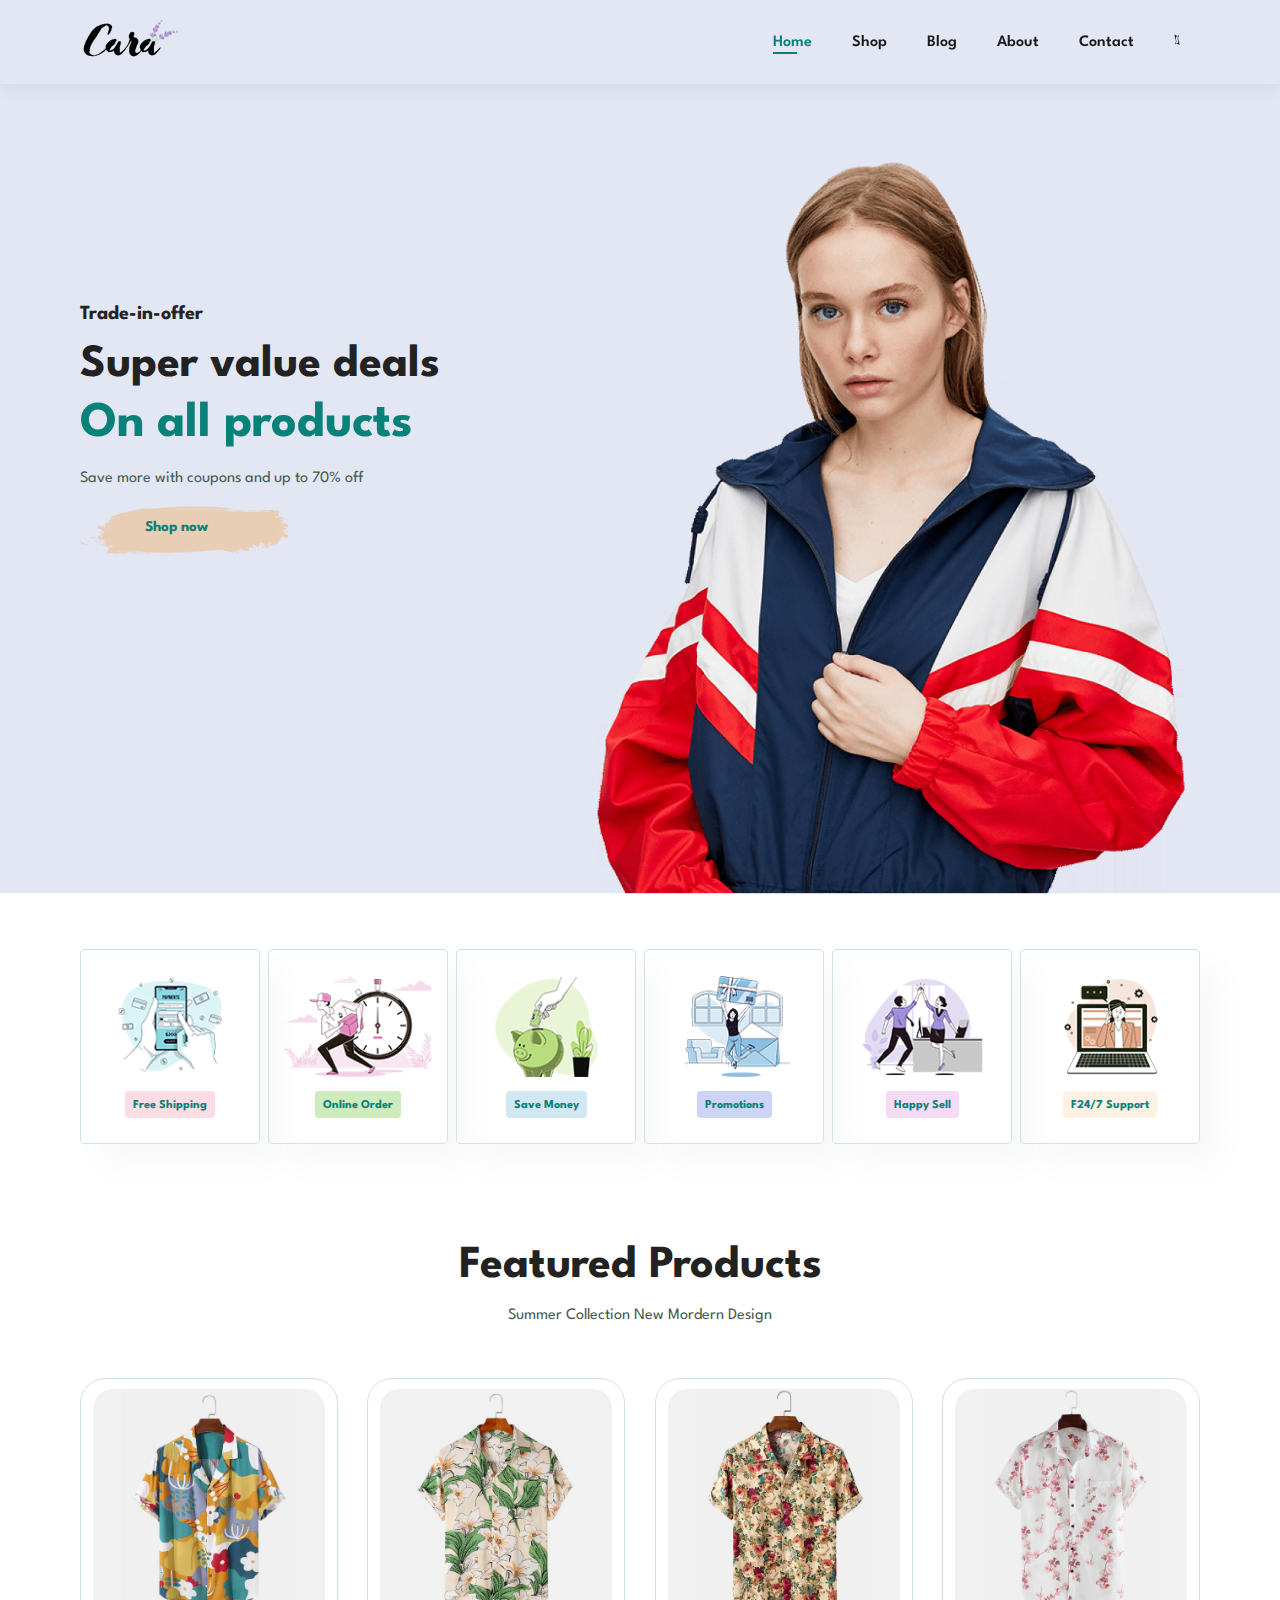
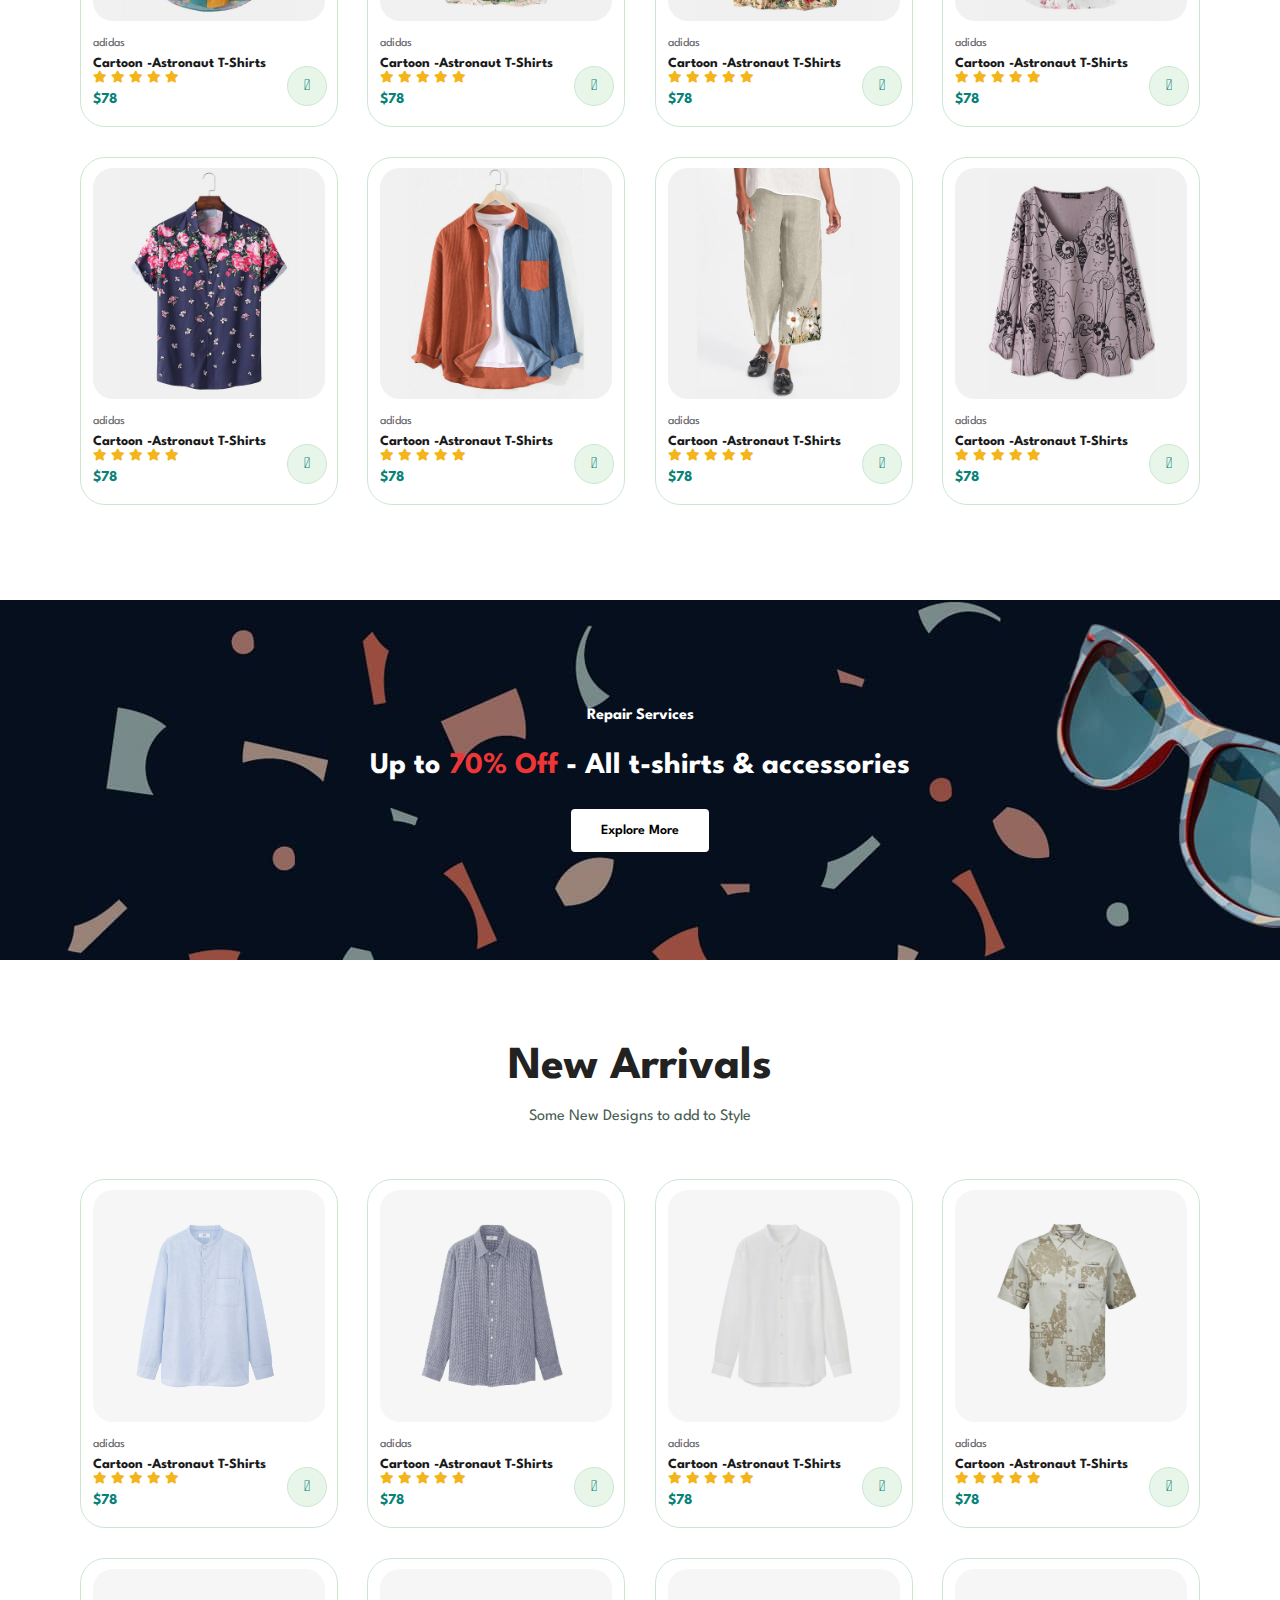
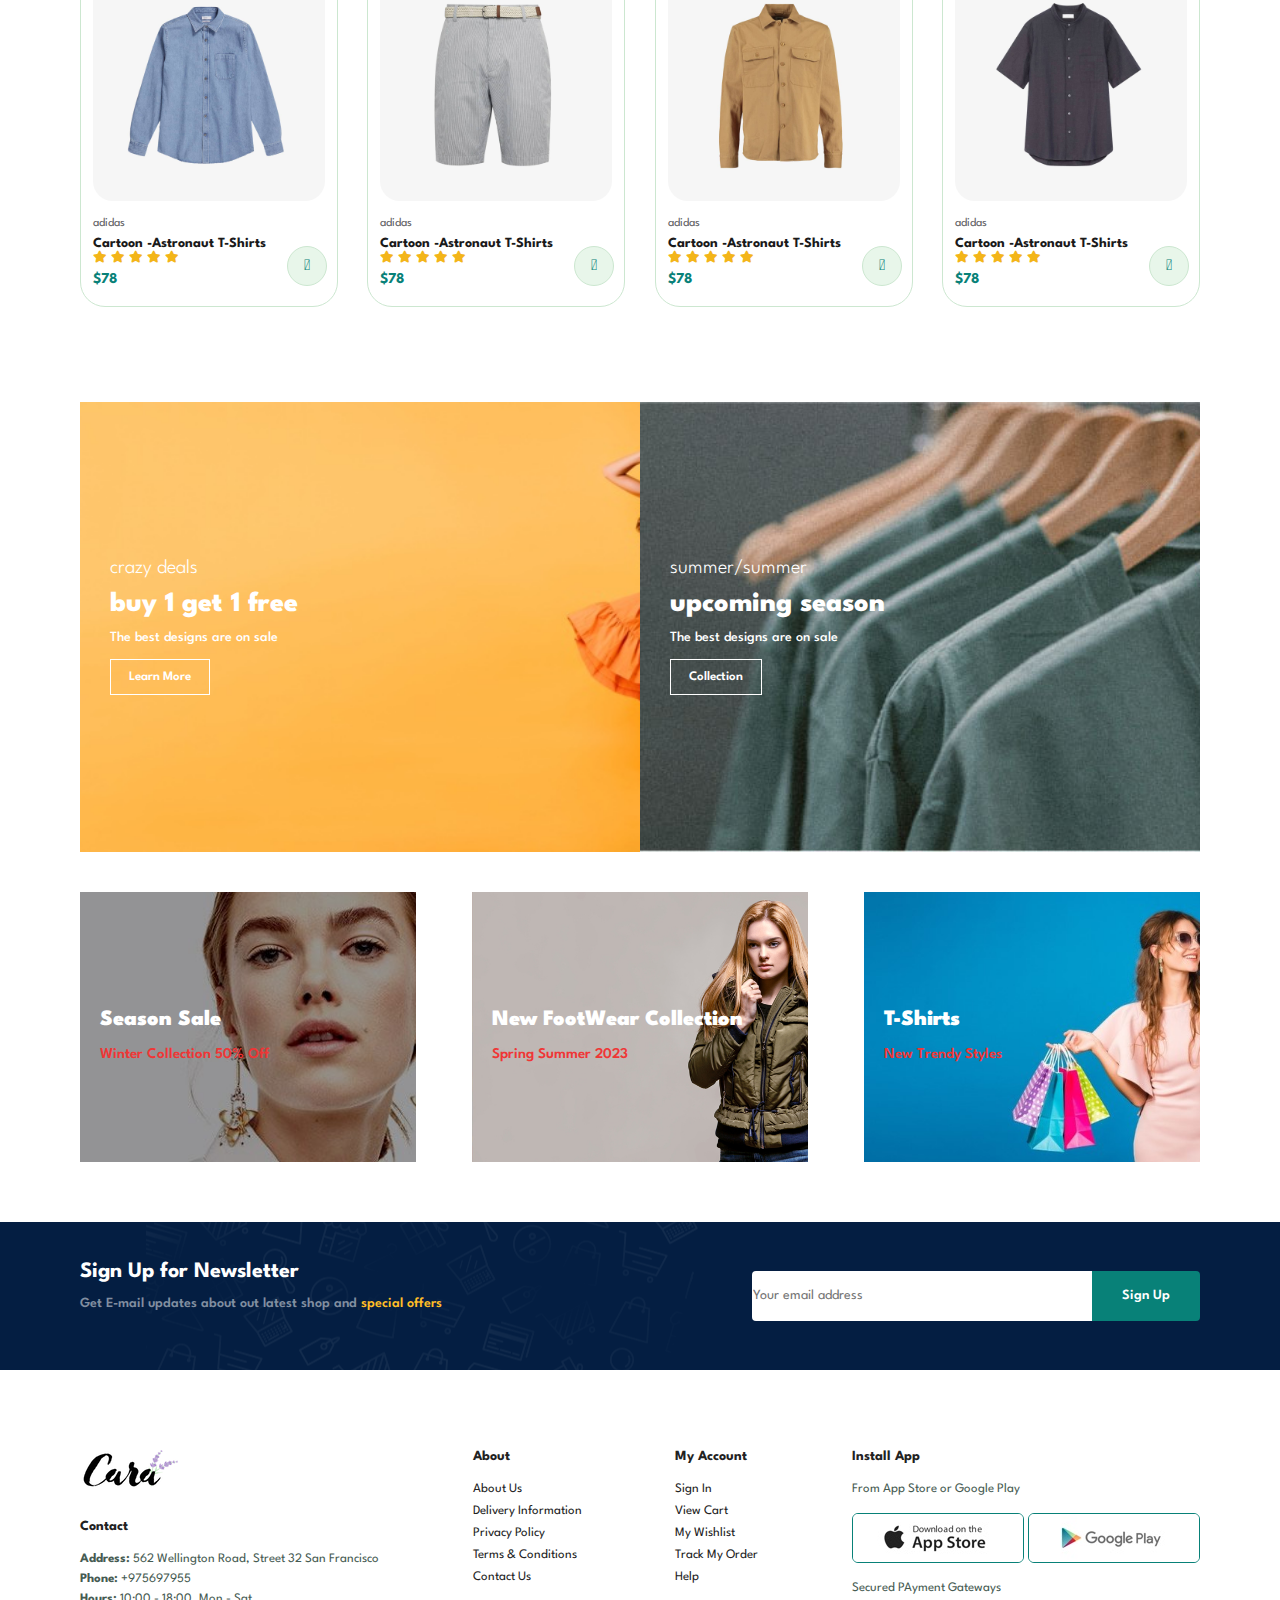
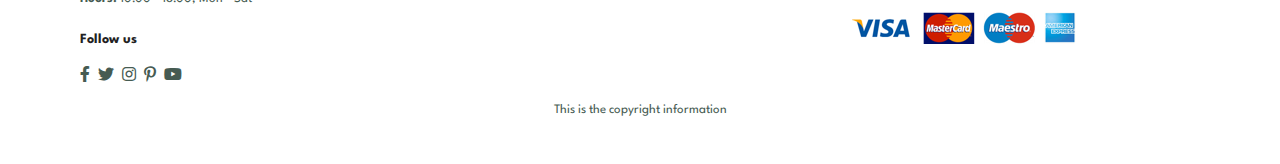
<file: index.html>
<!DOCTYPE html>
<html lang="en">

    <head>
        <meta charset="UTF-8">
        <meta http-equiv="X-UA-Compatible" content="IE=edge">
        <meta name="viewport" content="width=device-width, initial-scale=1.0">
        <title>Cara- the online store</title>
        <link rel="stylesheet" href="https://use.fontawesome.com/releases/v5.15.4/css/all.css" />
        <link rel="stylesheet" href="https://pro.fontawesome.com/releases/v5.10.0/css/all.css" />

        <link rel="stylesheet" href="style.css">
    </head>

    <body>
        <section id="header">
            <a href="#"> <img src="img/logo.png" class="logo" alt=""></a>
            <div>
                <ul id="navbar">
                    <li><a class="active" href="index.html">Home</a></li>
                    <li><a href="shop.html">Shop</a></li>
                    <li><a href="blog.html">Blog</a></li>
                    <li><a href="about.html">About</a></li>
                    <li><a href="contact.html">Contact</a></li>
                    <li id="lg-bag"><a href="cart.html"><i class="fal fa-shopping-bag"></i></a></li>
                    <a href="#" id="close"><i class="far fa-times"></i></a>
                </ul>
            </div>
            <div id="mobile">
                <a href="cart.html"><i class="fal fa-shopping-bag"></i></a>
                <i id="bar" class="fas fa-outdent"></i>
            </div>
        </section>

        <section id="hero">
            <h4>Trade-in-offer</h4>
            <h2>Super value deals</h2>
            <h1>On all products</h1>
            <p>Save more with coupons and up to 70% off</p>
            <button>Shop now</button>

        </section>

        <section id="feature" class="section-p1">
            <div class="fe-box">
                <img src="img/features/f1.png" alt="">
                <h6>Free Shipping</h6>
            </div>

            <div class="fe-box">
                <img src="img/features/f2.png" alt="">
                <h6>Online Order</h6>
            </div>

            <div class="fe-box">
                <img src="img/features/f3.png" alt="">
                <h6>Save Money</h6>
            </div>

            <div class="fe-box">
                <img src="img/features/f4.png" alt="">
                <h6>Promotions</h6>
            </div>

            <div class="fe-box">
                <img src="img/features/f5.png" alt="">
                <h6>Happy Sell</h6>
            </div>
            <div class="fe-box">
                <img src="img/features/f6.png" alt="">
                <h6>F24/7 Support</h6>
            </div>
        </section>

        <section id="product1" class="section-p1">
            <h2>Featured Products</h2>
            <p> Summer Collection New Mordern Design</p>
            <div class="pro-container">
                <div class="pro">
                    <img src="img/products/f1.jpg" alt="">
                    <div class="des">
                        <span> adidas</span>
                        <h5> Cartoon -Astronaut T-Shirts</h5>
                        <div class=" star">
                            <i class="fas fa-star"></i>
                            <i class="fas fa-star"></i>
                            <i class="fas fa-star"></i>
                            <i class="fas fa-star"></i>
                            <i class="fas fa-star"></i> 
                        </div>
                        <h4>$78</h4>
                    </div>
                    <a href=""><i class="fal fa-shopping-cart cart"></i></a>

                </div>
                <div class="pro">
                    <img src="img/products/f2.jpg" alt="">
                    <div class="des">
                        <span> adidas</span>
                        <h5> Cartoon -Astronaut T-Shirts</h5>
                        <div class=" star">
                            <i class="fas fa-star"></i>
                            <i class="fas fa-star"></i>
                            <i class="fas fa-star"></i>
                            <i class="fas fa-star"></i>
                            <i class="fas fa-star"></i> 
                        </div>
                        <h4>$78</h4>
                    </div>
                    <a href=""><i class="fal fa-shopping-cart cart"></i></a>

                </div>
                <div class="pro">
                    <img src="img/products/f3.jpg" alt="">
                    <div class="des">
                        <span> adidas</span>
                        <h5> Cartoon -Astronaut T-Shirts</h5>
                        <div class=" star">
                            <i class="fas fa-star"></i>
                            <i class="fas fa-star"></i>
                            <i class="fas fa-star"></i>
                            <i class="fas fa-star"></i>
                            <i class="fas fa-star"></i> 
                        </div>
                        <h4>$78</h4>
                    </div>
                    <a href=""><i class="fal fa-shopping-cart cart"></i></a>

                </div>
                <div class="pro">
                    <img src="img/products/f4.jpg" alt="">
                    <div class="des">
                        <span> adidas</span>
                        <h5> Cartoon -Astronaut T-Shirts</h5>
                        <div class=" star">
                            <i class="fas fa-star"></i>
                            <i class="fas fa-star"></i>
                            <i class="fas fa-star"></i>
                            <i class="fas fa-star"></i>
                            <i class="fas fa-star"></i> 
                        </div>
                        <h4>$78</h4>
                    </div>
                    <a href=""><i class="fal fa-shopping-cart cart"></i></a>

                </div>
                <div class="pro">
                    <img src="img/products/f5.jpg" alt="">
                    <div class="des">
                        <span> adidas</span>
                        <h5> Cartoon -Astronaut T-Shirts</h5>
                        <div class=" star">
                            <i class="fas fa-star"></i>
                            <i class="fas fa-star"></i>
                            <i class="fas fa-star"></i>
                            <i class="fas fa-star"></i>
                            <i class="fas fa-star"></i> 
                        </div>
                        <h4>$78</h4>
                    </div>
                    <a href=""><i class="fal fa-shopping-cart cart"></i></a>

                </div>
                <div class="pro">
                    <img src="img/products/f6.jpg" alt="">
                    <div class="des">
                        <span> adidas</span>
                        <h5> Cartoon -Astronaut T-Shirts</h5>
                        <div class=" star">
                            <i class="fas fa-star"></i>
                            <i class="fas fa-star"></i>
                            <i class="fas fa-star"></i>
                            <i class="fas fa-star"></i>
                            <i class="fas fa-star"></i> 
                        </div>
                        <h4>$78</h4>
                    </div>
                    <a href=""><i class="fal fa-shopping-cart cart"></i></a>

                </div>
                <div class="pro">
                    <img src="img/products/f7.jpg" alt="">
                    <div class="des">
                        <span> adidas</span>
                        <h5> Cartoon -Astronaut T-Shirts</h5>
                        <div class=" star">
                            <i class="fas fa-star"></i>
                            <i class="fas fa-star"></i>
                            <i class="fas fa-star"></i>
                            <i class="fas fa-star"></i>
                            <i class="fas fa-star"></i> 
                        </div>
                        <h4>$78</h4>
                    </div>
                    <a href=""><i class="fal fa-shopping-cart cart"></i></a>

                </div>
                <div class="pro">
                    <img src="img/products/f8.jpg" alt="">
                    <div class="des">
                        <span> adidas</span>
                        <h5> Cartoon -Astronaut T-Shirts</h5>
                        <div class=" star">
                            <i class="fas fa-star"></i>
                            <i class="fas fa-star"></i>
                            <i class="fas fa-star"></i>
                            <i class="fas fa-star"></i>
                            <i class="fas fa-star"></i> 
                        </div>
                        <h4>$78</h4>
                    </div>
                    <a href=""><i class="fal fa-shopping-cart cart"></i></a>

                </div>
            </div>
        </section>

        <section id="banner" class="section-m1">
            <h4>Repair Services</h4>
            <h2> Up to <span>70% Off</span> - All t-shirts & accessories</h2>
            <button class="normal">Explore More</button>
        </section>

        <section id="product1" class="section-p1">
            <h2>New Arrivals</h2>
            <p> Some New Designs to add to Style</p>
            <div class="pro-container">
                <div class="pro">
                    <img src="img/products/n1.jpg" alt="">
                    <div class="des">
                        <span> adidas</span>
                        <h5> Cartoon -Astronaut T-Shirts</h5>
                        <div class=" star">
                            <i class="fas fa-star"></i>
                            <i class="fas fa-star"></i>
                            <i class="fas fa-star"></i>
                            <i class="fas fa-star"></i>
                            <i class="fas fa-star"></i> 
                        </div>
                        <h4>$78</h4>
                    </div>
                    <a href=""><i class="fal fa-shopping-cart cart"></i></a>

                </div>
                <div class="pro">
                    <img src="img/products/n2.jpg" alt="">
                    <div class="des">
                        <span> adidas</span>
                        <h5> Cartoon -Astronaut T-Shirts</h5>
                        <div class=" star">
                            <i class="fas fa-star"></i>
                            <i class="fas fa-star"></i>
                            <i class="fas fa-star"></i>
                            <i class="fas fa-star"></i>
                            <i class="fas fa-star"></i> 
                        </div>
                        <h4>$78</h4>
                    </div>
                    <a href=""><i class="fal fa-shopping-cart cart"></i></a>

                </div>
                <div class="pro">
                    <img src="img/products/n3.jpg" alt="">
                    <div class="des">
                        <span> adidas</span>
                        <h5> Cartoon -Astronaut T-Shirts</h5>
                        <div class=" star">
                            <i class="fas fa-star"></i>
                            <i class="fas fa-star"></i>
                            <i class="fas fa-star"></i>
                            <i class="fas fa-star"></i>
                            <i class="fas fa-star"></i> 
                        </div>
                        <h4>$78</h4>
                    </div>
                    <a href=""><i class="fal fa-shopping-cart cart"></i></a>

                </div>
                <div class="pro">
                    <img src="img/products/n4.jpg" alt="">
                    <div class="des">
                        <span> adidas</span>
                        <h5> Cartoon -Astronaut T-Shirts</h5>
                        <div class=" star">
                            <i class="fas fa-star"></i>
                            <i class="fas fa-star"></i>
                            <i class="fas fa-star"></i>
                            <i class="fas fa-star"></i>
                            <i class="fas fa-star"></i> 
                        </div>
                        <h4>$78</h4>
                    </div>
                    <a href=""><i class="fal fa-shopping-cart cart"></i></a>

                </div>
                <div class="pro">
                    <img src="img/products/n5.jpg" alt="">
                    <div class="des">
                        <span> adidas</span>
                        <h5> Cartoon -Astronaut T-Shirts</h5>
                        <div class=" star">
                            <i class="fas fa-star"></i>
                            <i class="fas fa-star"></i>
                            <i class="fas fa-star"></i>
                            <i class="fas fa-star"></i>
                            <i class="fas fa-star"></i> 
                        </div>
                        <h4>$78</h4>
                    </div>
                    <a href=""><i class="fal fa-shopping-cart cart"></i></a>

                </div>
                <div class="pro">
                    <img src="img/products/n6.jpg" alt="">
                    <div class="des">
                        <span> adidas</span>
                        <h5> Cartoon -Astronaut T-Shirts</h5>
                        <div class=" star">
                            <i class="fas fa-star"></i>
                            <i class="fas fa-star"></i>
                            <i class="fas fa-star"></i>
                            <i class="fas fa-star"></i>
                            <i class="fas fa-star"></i> 
                        </div>
                        <h4>$78</h4>
                    </div>
                    <a href=""><i class="fal fa-shopping-cart cart"></i></a>

                </div>
                <div class="pro">
                    <img src="img/products/n7.jpg" alt="">
                    <div class="des">
                        <span> adidas</span>
                        <h5> Cartoon -Astronaut T-Shirts</h5>
                        <div class=" star">
                            <i class="fas fa-star"></i>
                            <i class="fas fa-star"></i>
                            <i class="fas fa-star"></i>
                            <i class="fas fa-star"></i>
                            <i class="fas fa-star"></i> 
                        </div>
                        <h4>$78</h4>
                    </div>
                    <a href=""><i class="fal fa-shopping-cart cart"></i></a>

                </div>
                <div class="pro">
                    <img src="img/products/n8.jpg" alt="">
                    <div class="des">
                        <span> adidas</span>
                        <h5> Cartoon -Astronaut T-Shirts</h5>
                        <div class=" star">
                            <i class="fas fa-star"></i>
                            <i class="fas fa-star"></i>
                            <i class="fas fa-star"></i>
                            <i class="fas fa-star"></i>
                            <i class="fas fa-star"></i> 
                        </div>
                        <h4>$78</h4>
                    </div>
                    <a href=""><i class="fal fa-shopping-cart cart"></i></a>

                </div>
            </div>
        </section>

        <section id="sm-banner" class="section-p1">
            <div class="banner-box">
                <h4>crazy deals</h4>
                <h2>buy 1 get 1 free</h2>
                <span>The best designs are on sale</span>
                <button class="white">Learn More</button>
            </div>

            <div class="banner-box banner-box2">
                <h4>summer/summer</h4>
                <h2>upcoming season</h2>
                <span>The best designs are on sale</span>
                <button class="white">Collection</button>
            </div>
        </section>


        <section id="banner3">
            <div class="banner-box">  
                <h2>Season Sale</h2>
                <h3>Winter Collection 50% Off</h3>
            </div>
            <div class="banner-box banner-box2">  
                <h2>New FootWear Collection</h2>
                <h3>Spring Summer 2023</h3>
            </div>
            <div class="banner-box banner-box3">  
                <h2>T-Shirts</h2>
                <h3>New Trendy Styles</h3>
            </div>
            

        </section>

        <section id="newsletter" class="section-p1 section-m1">
            <div class="newstext">
                <h4>Sign Up for Newsletter</h4>
                <p>Get E-mail updates about out latest shop and <span>special offers</span></p>
            </div>
            <div class="form">
                <input text="text" placeholder="Your email address">
                <button class="normal">Sign Up</button>
            </div>
        </section>

        <footer class="section-p1">
            <div class="col">
                <img class="logo" src="img/logo.png" alt="">
                <h4>Contact</h4>
                <p><strong>Address: </strong> 562 Wellington Road, Street 32 San Francisco</p>
                <p><strong>Phone: </strong>+975697955</p>
                <p><strong>Hours: </strong>10:00 - 18:00, Mon - Sat</p>
                <div class="follow">
                    <h4>Follow us</h4>
                    <div class="icon">
                        <i class="fab fa-facebook-f"></i>
                        <i class="fab fa-twitter"></i>
                        <i class="fab fa-instagram"></i>
                        <i class="fab fa-pinterest-p"></i>
                        <i class="fab fa-youtube"></i>
                    </div>
                </div>
            </div>

            <div class="col">
                <h4>About</h4>
                <a href="#">About Us</a>
                <a href="#">Delivery Information</a>
                <a href="#">Privacy Policy</a>
                <a href="#">Terms & Conditions</a>
                <a href="#">Contact Us</a>
            </div>

            <div class="col">
                <h4>My Account</h4>
                <a href="#">Sign In</a>
                <a href="#">View Cart</a>
                <a href="#">My Wishlist</a>
                <a href="#">Track My Order</a>
                <a href="#">Help</a>
            </div>

            <div class="col install">
                <h4>Install App</h4>
                <p>From App Store or Google Play</p>
                <div class="row">
                    <img src="img/pay/app.jpg" alt="">
                    <img src="img/pay/play.jpg" alt="">
                </div>
                <p>Secured PAyment Gateways</p>
                <img src="img/pay/pay.png" alt="">
            </div>

            <div class="copyright">
                <p>This is the copyright information</p>
            </div>
        </footer>
        <script src="script.js"></script>
    </body>

</html>
</file>
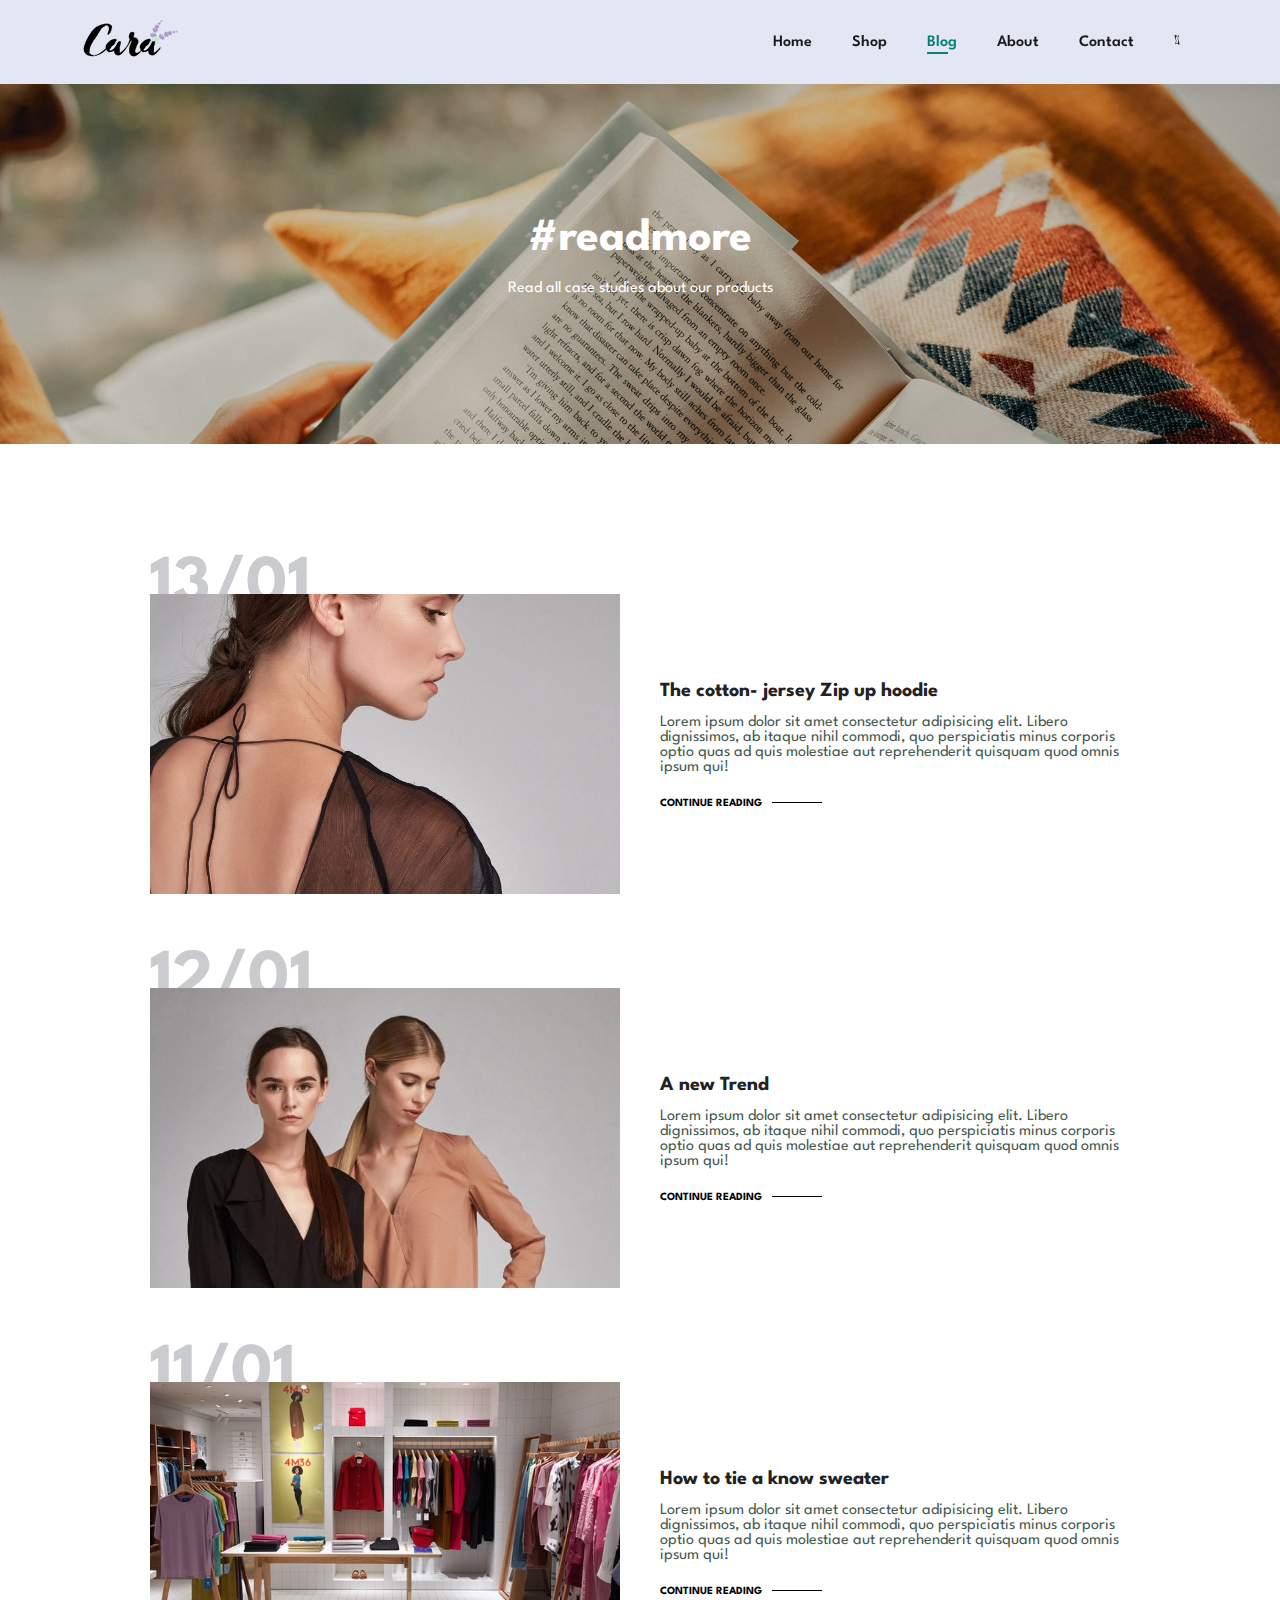
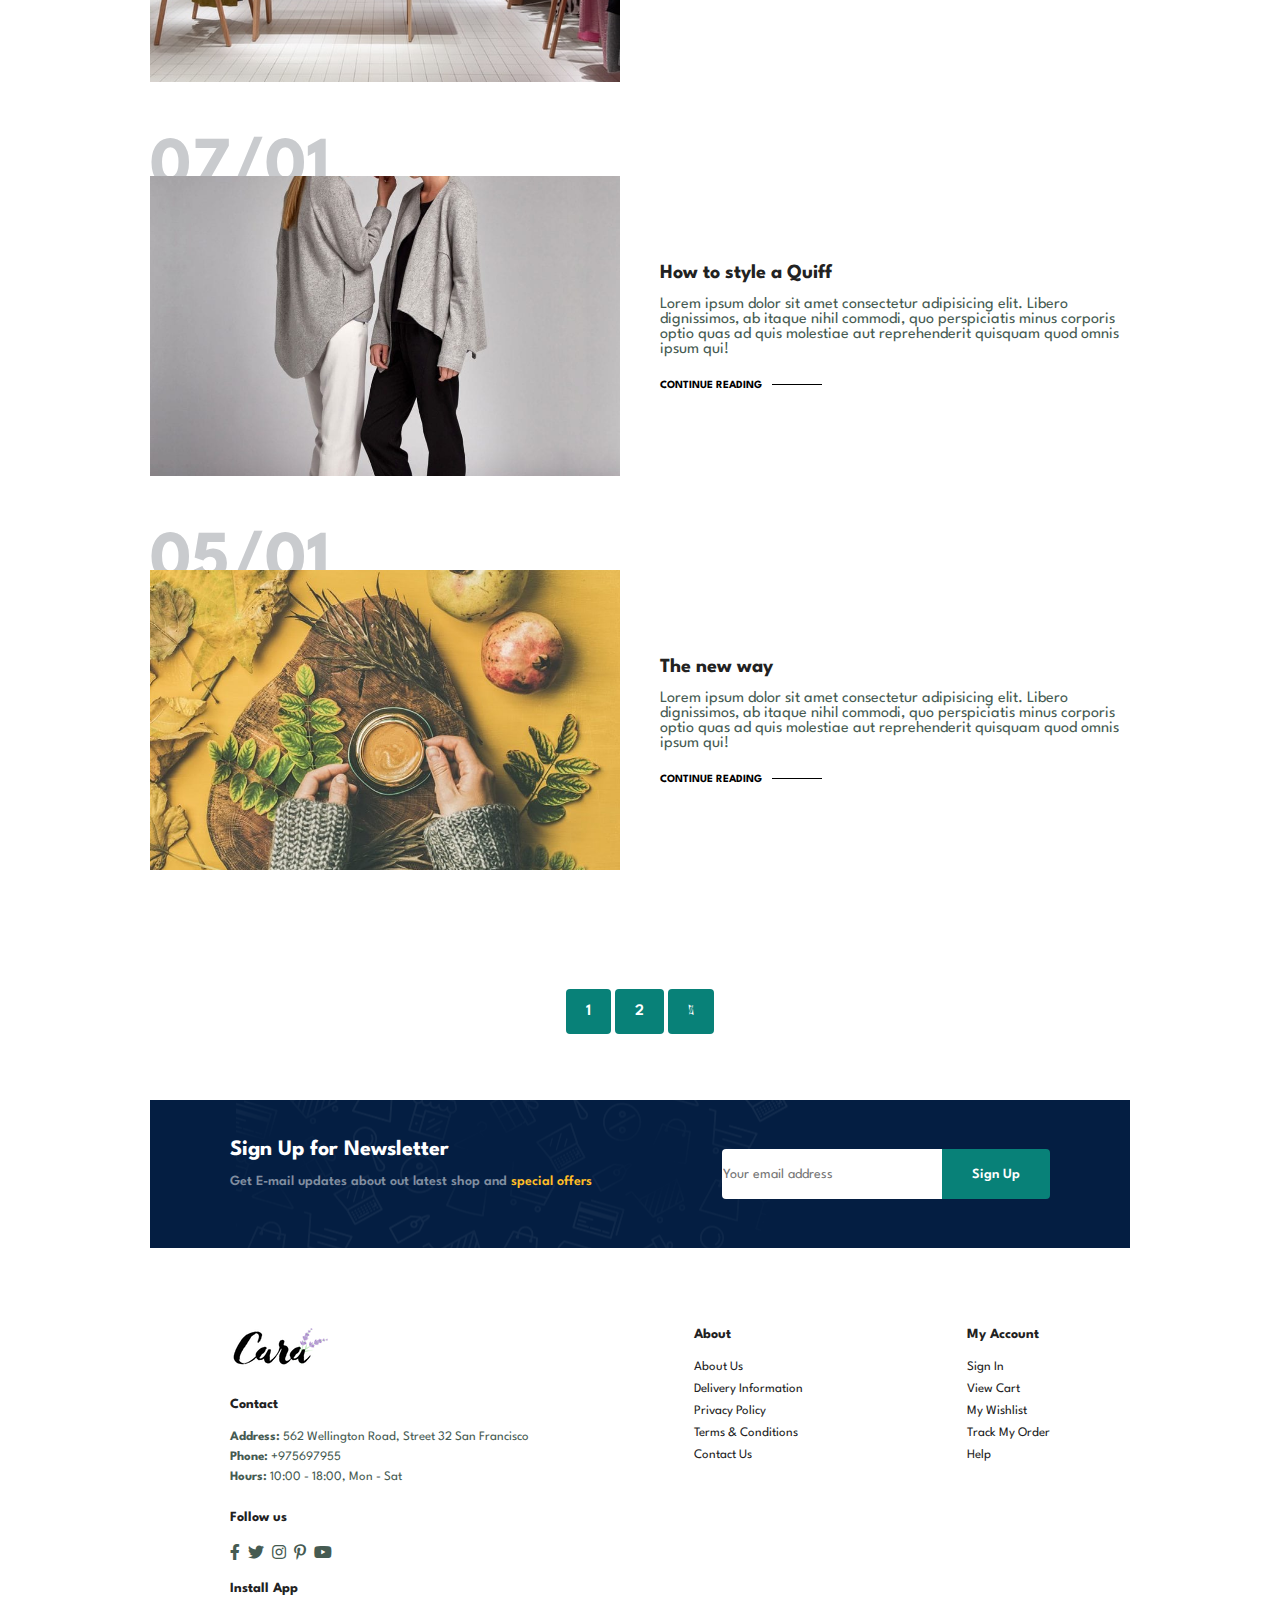
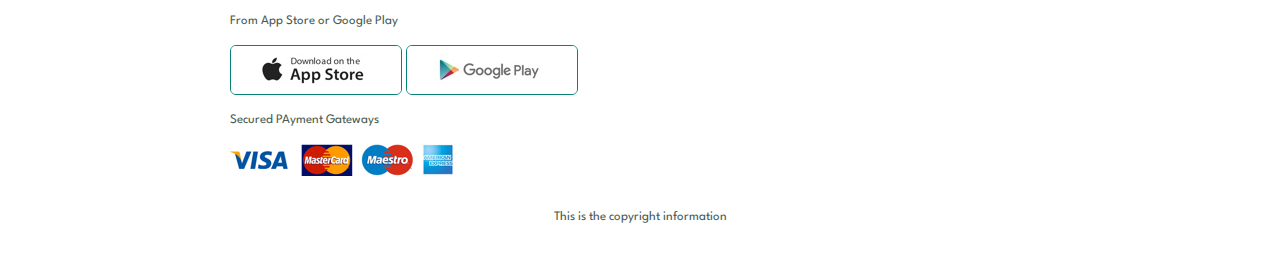
<file: blog.html>
<!DOCTYPE html>
<html lang="en">

    <head>
        <meta charset="UTF-8">
        <meta http-equiv="X-UA-Compatible" content="IE=edge">
        <meta name="viewport" content="width=device-width, initial-scale=1.0">
        <title>Cara- the online store</title>
        <link rel="stylesheet" href="https://use.fontawesome.com/releases/v5.15.4/css/all.css" />
        <link rel="stylesheet" href="https://pro.fontawesome.com/releases/v5.10.0/css/all.css" />

        <link rel="stylesheet" href="style.css">
    </head>

    <body>
        <section id="header">
            <a href="#"> <img src="img/logo.png" class="logo" alt=""></a>
            <div>
                <ul id="navbar">
                    <li><a href="index.html">Home</a></li>
                    <li><a href="shop.html">Shop</a></li>
                    <li><a class="active" href="blog.html">Blog</a></li>
                    <li><a href="about.html">About</a></li>
                    <li><a href="contact.html">Contact</a></li>
                    <li id="lg-bag"><a href="cart.html"><i class="fal fa-shopping-bag"></i></a></li>
                    <a href="#" id="close"><i class="far fa-times"></i></a>
                </ul>
            </div>
            <div id="mobile">
                <a href="cart.html"><i class="fal fa-shopping-bag"></i></a>
                <i id="bar" class="fas fa-outdent"></i>
            </div>
        </section>

        <section id="page-header" class="blog-header">
            
            <h2>#readmore</h2>
            
            <p>Read all case studies about our products</p>
          

        </section>    

        <section id="blog">
            <div class="blog-box">
                <div class="blog-img">
                    <img src="img/blog/b1.jpg" alt="">
                </div>
                <div class="blog-details">
                    <h4>The cotton- jersey Zip up hoodie</h4>
                    <p>Lorem ipsum dolor sit amet consectetur adipisicing elit. 
                        Libero dignissimos, ab itaque nihil commodi, quo perspiciatis minus corporis optio quas ad quis molestiae aut reprehenderit
                         quisquam quod omnis ipsum qui!</p>
                    <a href="#">CONTINUE READING</a>
                </div>
                <h1>13/01</h1>

            </div>
            <div class="blog-box">
                <div class="blog-img">
                    <img src="img/blog/b2.jpg" alt="">
                </div>
                <div class="blog-details">
                    <h4>A new Trend</h4>
                    <p>Lorem ipsum dolor sit amet consectetur adipisicing elit. 
                        Libero dignissimos, ab itaque nihil commodi, quo perspiciatis minus corporis optio quas ad quis molestiae aut reprehenderit
                         quisquam quod omnis ipsum qui!</p>
                    <a href="#">CONTINUE READING</a>
                </div>
                <h1>12/01</h1>

            </div>
            <div class="blog-box">
                <div class="blog-img">
                    <img src="img/blog/b3.jpg" alt="">
                </div>
                <div class="blog-details">
                    <h4>How to tie a know sweater</h4>
                    <p>Lorem ipsum dolor sit amet consectetur adipisicing elit. 
                        Libero dignissimos, ab itaque nihil commodi, quo perspiciatis minus corporis optio quas ad quis molestiae aut reprehenderit
                         quisquam quod omnis ipsum qui!</p>
                    <a href="#">CONTINUE READING</a>
                </div>
                <h1>11/01</h1>

            </div>
            <div class="blog-box">
                <div class="blog-img">
                    <img src="img/blog/b4.jpg" alt="">
                </div>
                <div class="blog-details">
                    <h4>How to style a Quiff</h4>
                    <p>Lorem ipsum dolor sit amet consectetur adipisicing elit. 
                        Libero dignissimos, ab itaque nihil commodi, quo perspiciatis minus corporis optio quas ad quis molestiae aut reprehenderit
                         quisquam quod omnis ipsum qui!</p>
                    <a href="#">CONTINUE READING</a>
                </div>
                <h1>07/01</h1>

            </div>
            <div class="blog-box">
                <div class="blog-img">
                    <img src="img/blog/b6.jpg" alt="">
                </div>
                <div class="blog-details">
                    <h4>The new way</h4>
                    <p>Lorem ipsum dolor sit amet consectetur adipisicing elit. 
                        Libero dignissimos, ab itaque nihil commodi, quo perspiciatis minus corporis optio quas ad quis molestiae aut reprehenderit
                         quisquam quod omnis ipsum qui!</p>
                    <a href="#">CONTINUE READING</a>
                </div>
                <h1>05/01</h1>

            </div>
        </secction>

        <section id="pagination" class="section-p1">
            <a href="#">1</a>
            <a href="#">2</a>
            <a href="#"><i class="fal fa-long-arrow-alt-right"></i></a>
        </section>

        <section id="newsletter" class="section-p1 section-m1">
            <div class="newstext">
                <h4>Sign Up for Newsletter</h4>
                <p>Get E-mail updates about out latest shop and <span>special offers</span></p>
            </div>
            <div class="form">
                <input text="text" placeholder="Your email address">
                <button class="normal">Sign Up</button>
            </div>
        </section>

        <footer class="section-p1">
            <div class="col">
                <img class="logo" src="img/logo.png" alt="">
                <h4>Contact</h4>
                <p><strong>Address: </strong> 562 Wellington Road, Street 32 San Francisco</p>
                <p><strong>Phone: </strong>+975697955</p>
                <p><strong>Hours: </strong>10:00 - 18:00, Mon - Sat</p>
                <div class="follow">
                    <h4>Follow us</h4>
                    <div class="icon">
                        <i class="fab fa-facebook-f"></i>
                        <i class="fab fa-twitter"></i>
                        <i class="fab fa-instagram"></i>
                        <i class="fab fa-pinterest-p"></i>
                        <i class="fab fa-youtube"></i>
                    </div>
                </div>
            </div>

            <div class="col">
                <h4>About</h4>
                <a href="#">About Us</a>
                <a href="#">Delivery Information</a>
                <a href="#">Privacy Policy</a>
                <a href="#">Terms & Conditions</a>
                <a href="#">Contact Us</a>
            </div>

            <div class="col">
                <h4>My Account</h4>
                <a href="#">Sign In</a>
                <a href="#">View Cart</a>
                <a href="#">My Wishlist</a>
                <a href="#">Track My Order</a>
                <a href="#">Help</a>
            </div>

            <div class="col install">
                <h4>Install App</h4>
                <p>From App Store or Google Play</p>
                <div class="row">
                    <img src="img/pay/app.jpg" alt="">
                    <img src="img/pay/play.jpg" alt="">
                </div>
                <p>Secured PAyment Gateways</p>
                <img src="img/pay/pay.png" alt="">
            </div>

            <div class="copyright">
                <p>This is the copyright information</p>
            </div>
        </footer>
        <script src="script.js"></script>
    </body>

</html>
</file>
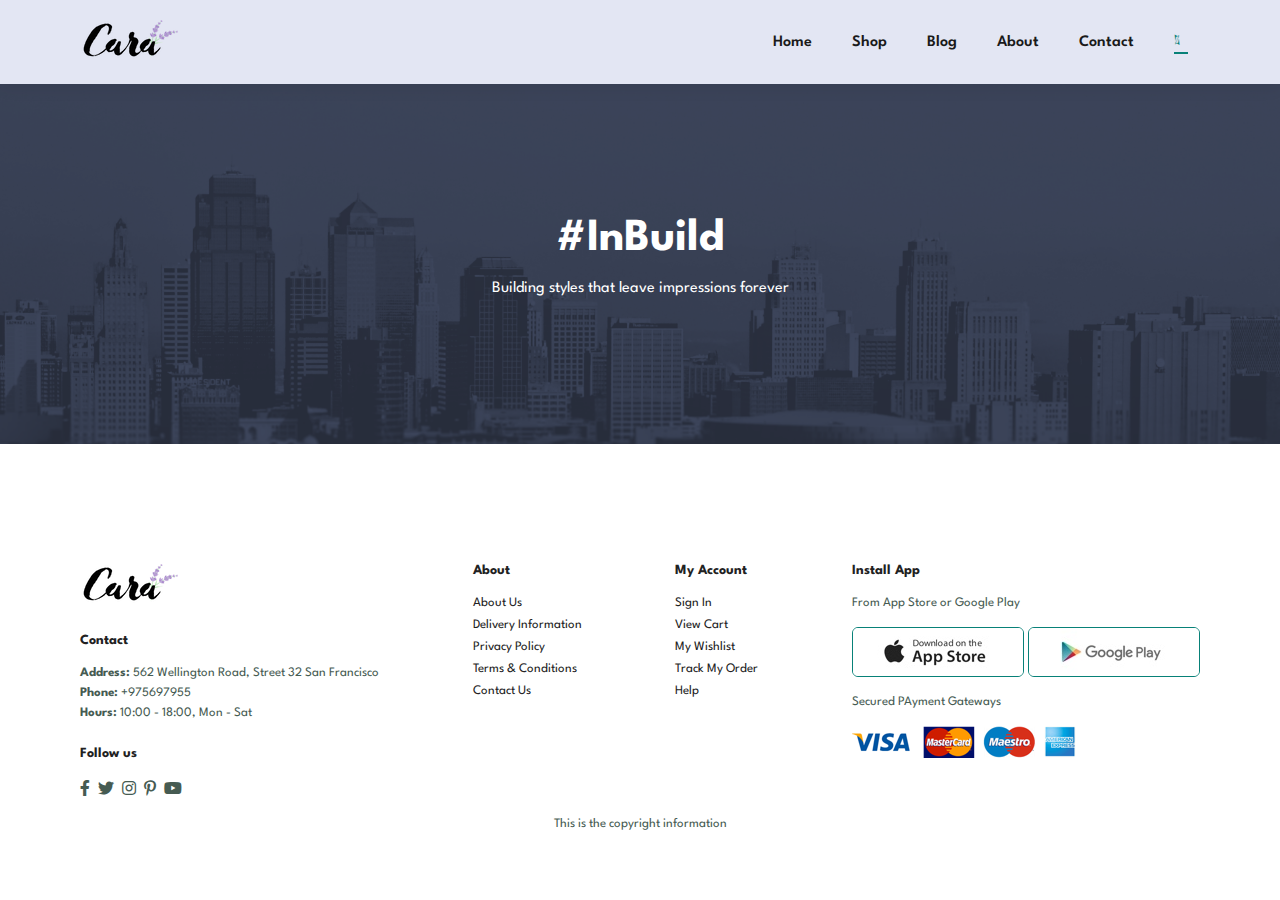
<file: cart.html>
<!DOCTYPE html>
<html lang="en">

    <head>
        <meta charset="UTF-8">
        <meta http-equiv="X-UA-Compatible" content="IE=edge">
        <meta name="viewport" content="width=device-width, initial-scale=1.0">
        <title>Cara- the online store</title>
        <link rel="stylesheet" href="https://use.fontawesome.com/releases/v5.15.4/css/all.css" />
        <link rel="stylesheet" href="https://pro.fontawesome.com/releases/v5.10.0/css/all.css" />

        <link rel="stylesheet" href="style.css">
    </head>

    <body>
        <section id="header">
            <a href="#"> <img src="img/logo.png" class="logo" alt=""></a>
            <div>
                <ul id="navbar">
                    <li><a href="index.html">Home</a></li>
                    <li><a href="shop.html">Shop</a></li>
                    <li><a href="blog.html">Blog</a></li>
                    <li><a href="about.html">About</a></li>
                    <li><a href="contact.html">Contact</a></li>
                    <li id="lg-bag"><a class="active" href="cart.html"><i class="fal fa-shopping-bag"></i></a></li>
                    <a href="#" id="close"><i class="far fa-times"></i></a>
                </ul>
            </div>
            <div id="mobile">
                <a href="cart.html"><i class="fal fa-shopping-bag"></i></a>
                <i id="bar" class="fas fa-outdent"></i>
            </div>
        </section>

        <section id="page-header" class="about-header">
            
            <h2>#InBuild</h2>
            
            <p>Building styles that leave impressions forever</p>
          

        </section>    

        <section id="cart" class="section-p1">
            
        </section>
        <footer class="section-p1">
            <div class="col">
                <img class="logo" src="img/logo.png" alt="">
                <h4>Contact</h4>
                <p><strong>Address: </strong> 562 Wellington Road, Street 32 San Francisco</p>
                <p><strong>Phone: </strong>+975697955</p>
                <p><strong>Hours: </strong>10:00 - 18:00, Mon - Sat</p>
                <div class="follow">
                    <h4>Follow us</h4>
                    <div class="icon">
                        <i class="fab fa-facebook-f"></i>
                        <i class="fab fa-twitter"></i>
                        <i class="fab fa-instagram"></i>
                        <i class="fab fa-pinterest-p"></i>
                        <i class="fab fa-youtube"></i>
                    </div>
                </div>
            </div>

            <div class="col">
                <h4>About</h4>
                <a href="#">About Us</a>
                <a href="#">Delivery Information</a>
                <a href="#">Privacy Policy</a>
                <a href="#">Terms & Conditions</a>
                <a href="#">Contact Us</a>
            </div>

            <div class="col">
                <h4>My Account</h4>
                <a href="#">Sign In</a>
                <a href="#">View Cart</a>
                <a href="#">My Wishlist</a>
                <a href="#">Track My Order</a>
                <a href="#">Help</a>
            </div>

            <div class="col install">
                <h4>Install App</h4>
                <p>From App Store or Google Play</p>
                <div class="row">
                    <img src="img/pay/app.jpg" alt="">
                    <img src="img/pay/play.jpg" alt="">
                </div>
                <p>Secured PAyment Gateways</p>
                <img src="img/pay/pay.png" alt="">
            </div>

            <div class="copyright">
                <p>This is the copyright information</p>
            </div>
        </footer>
        <script src="script.js"></script>
    </body>

</html>
</file>
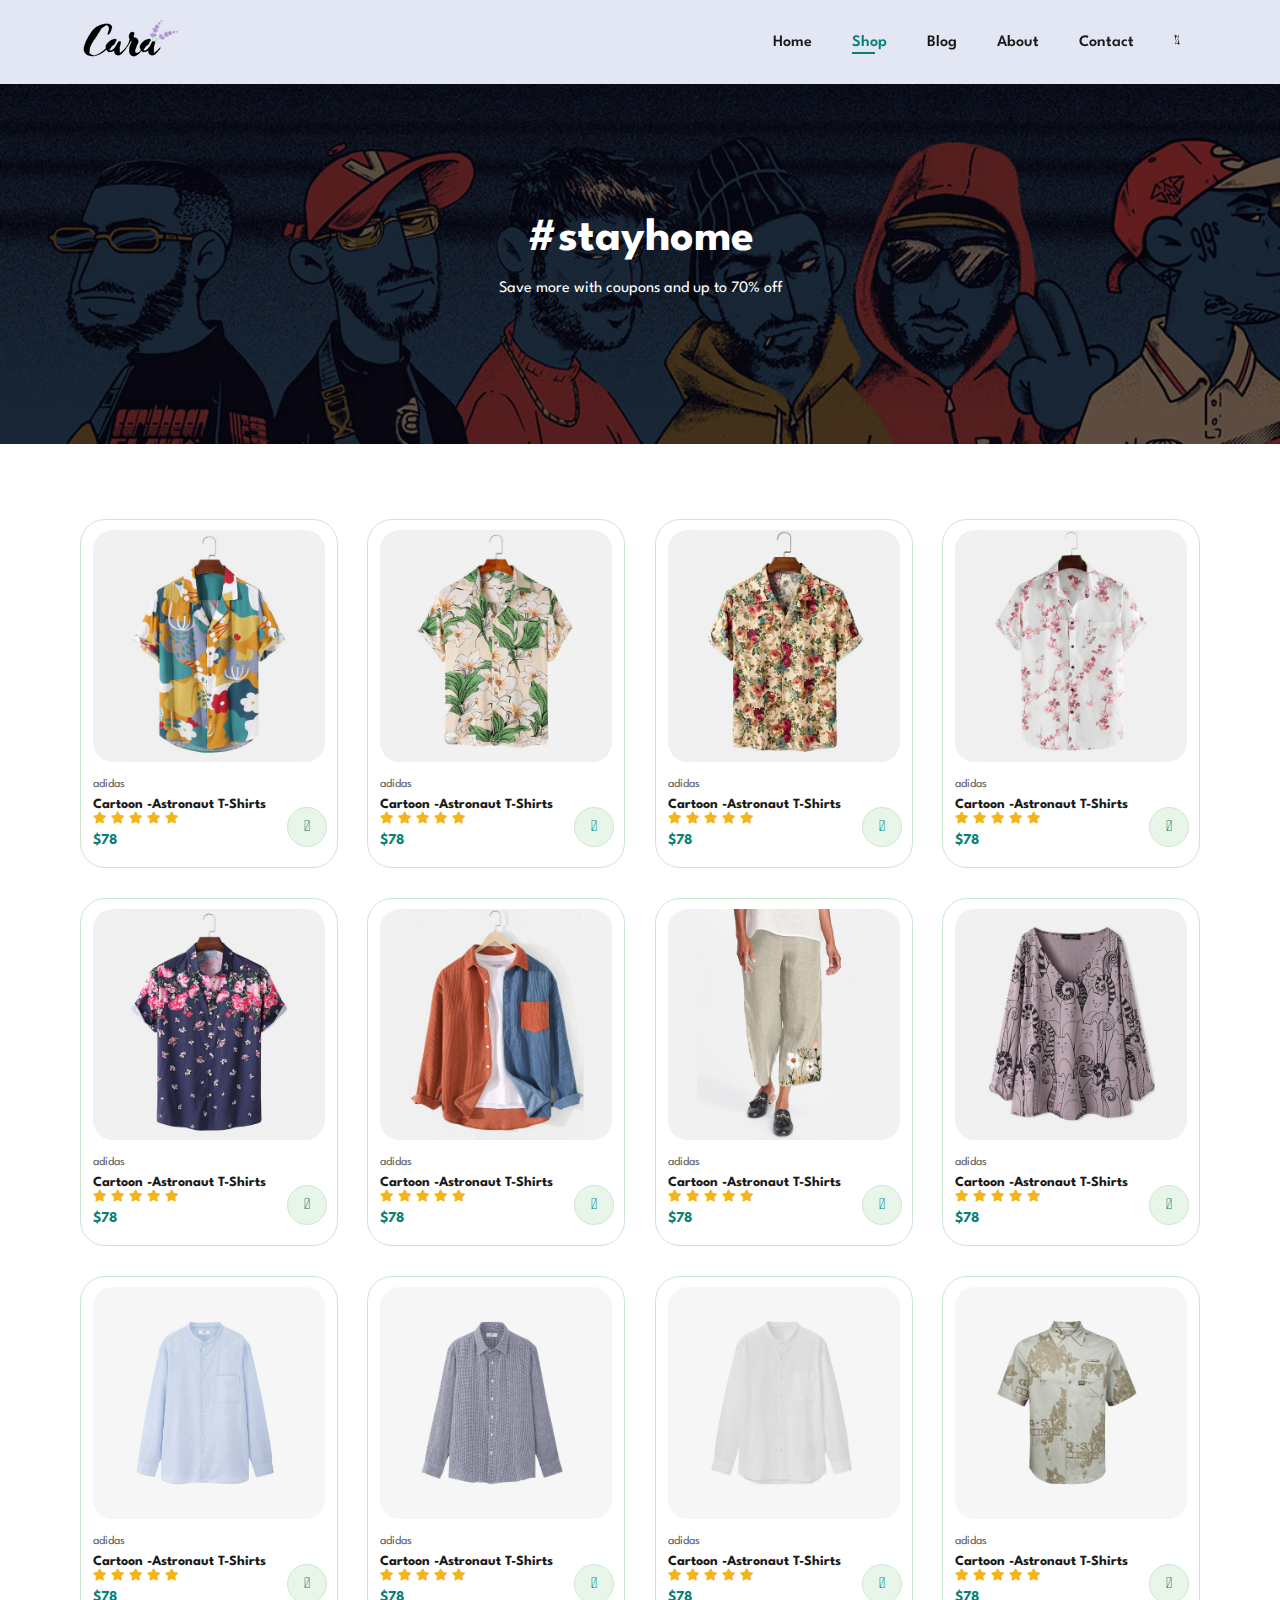
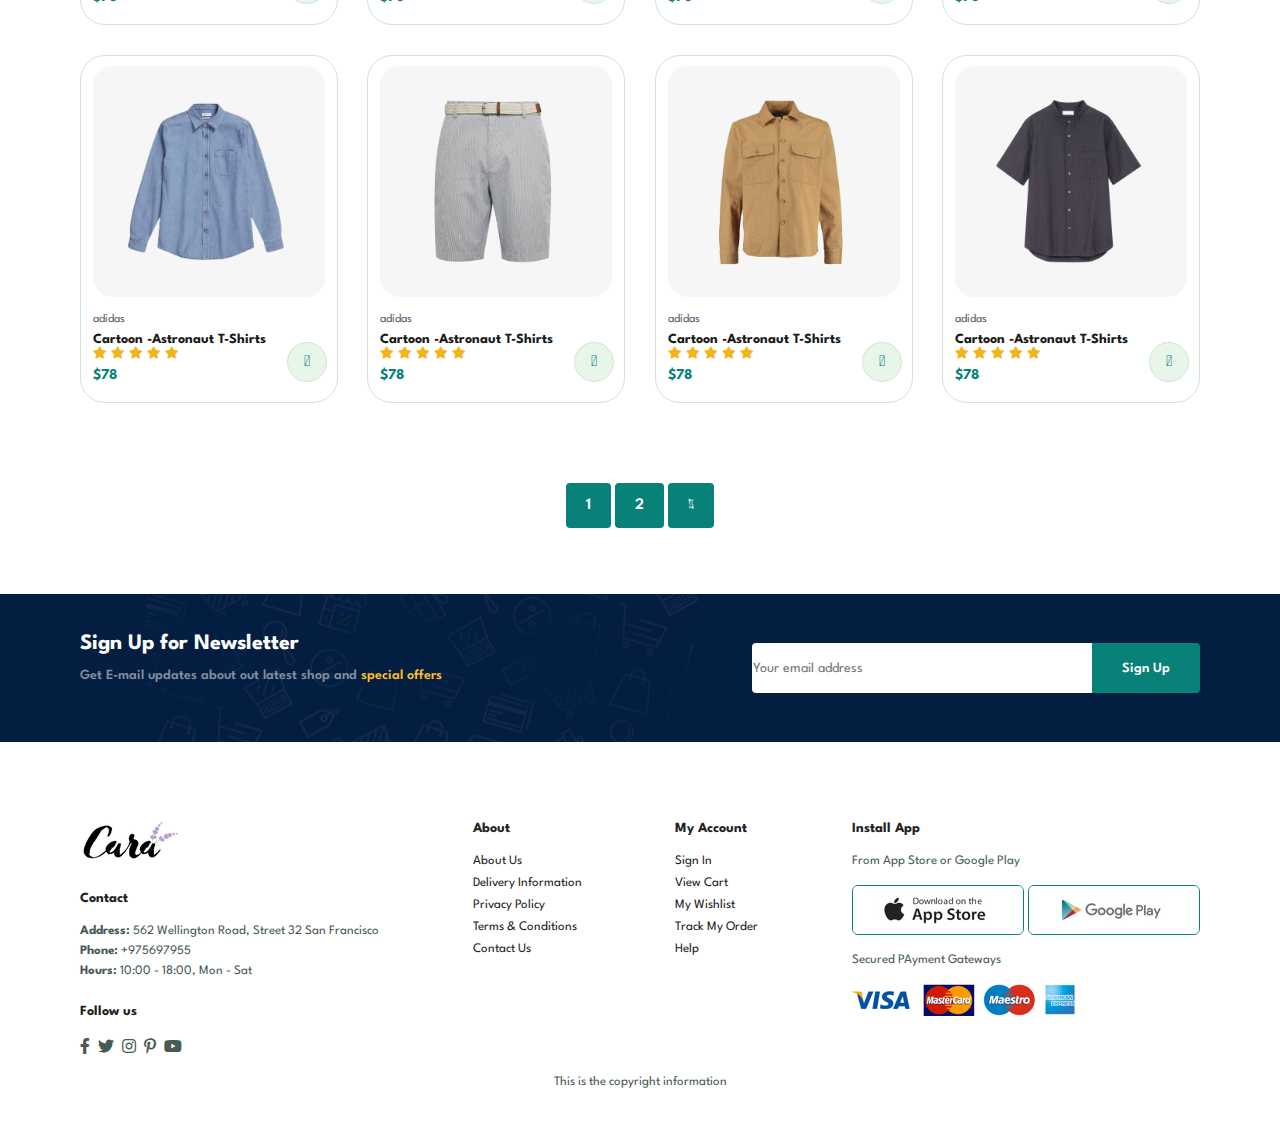
<file: shop.html>
<!DOCTYPE html>
<html lang="en">

    <head>
        <meta charset="UTF-8">
        <meta http-equiv="X-UA-Compatible" content="IE=edge">
        <meta name="viewport" content="width=device-width, initial-scale=1.0">
        <title>Cara- the online store</title>
        <link rel="stylesheet" href="https://use.fontawesome.com/releases/v5.15.4/css/all.css" />
        <link rel="stylesheet" href="https://pro.fontawesome.com/releases/v5.10.0/css/all.css" />

        <link rel="stylesheet" href="style.css">
    </head>

    <body>
        <section id="header">
            <a href="#"> <img src="img/logo.png" class="logo" alt=""></a>
            <div>
                <ul id="navbar">
                    <li><a href="index.html">Home</a></li>
                    <li><a class="active" href="shop.html">Shop</a></li>
                    <li><a href="blog.html">Blog</a></li>
                    <li><a href="about.html">About</a></li>
                    <li><a href="contact.html">Contact</a></li>
                    <li id="lg-bag"><a href="cart.html"><i class="fal fa-shopping-bag"></i></a></li>
                    <a href="#" id="close"><i class="far fa-times"></i></a>
                </ul>
            </div>
            <div id="mobile">
                <a href="cart.html"><i class="fal fa-shopping-bag"></i></a>
                <i id="bar" class="fas fa-outdent"></i>
            </div>
        </section>

        <section id="page-header">
            
            <h2>#stayhome</h2>
            
            <p>Save more with coupons and up to 70% off</p>
          

        </section>    

        <section id="product1" class="section-p1">
           
            <div class="pro-container">
                <div class="pro" onclick="window.location.href='sproduct.html';">
                    <img src="img/products/f1.jpg" alt="">
                    <div class="des">
                        <span> adidas</span>
                        <h5> Cartoon -Astronaut T-Shirts</h5>
                        <div class=" star">
                            <i class="fas fa-star"></i>
                            <i class="fas fa-star"></i>
                            <i class="fas fa-star"></i>
                            <i class="fas fa-star"></i>
                            <i class="fas fa-star"></i> 
                        </div>
                        <h4>$78</h4>
                    </div>
                    <a href=""><i class="fal fa-shopping-cart cart"></i></a>

                </div>
                <div class="pro">
                    <img src="img/products/f2.jpg" alt="">
                    <div class="des">
                        <span> adidas</span>
                        <h5> Cartoon -Astronaut T-Shirts</h5>
                        <div class=" star">
                            <i class="fas fa-star"></i>
                            <i class="fas fa-star"></i>
                            <i class="fas fa-star"></i>
                            <i class="fas fa-star"></i>
                            <i class="fas fa-star"></i> 
                        </div>
                        <h4>$78</h4>
                    </div>
                    <a href=""><i class="fal fa-shopping-cart cart"></i></a>

                </div>
                <div class="pro">
                    <img src="img/products/f3.jpg" alt="">
                    <div class="des">
                        <span> adidas</span>
                        <h5> Cartoon -Astronaut T-Shirts</h5>
                        <div class=" star">
                            <i class="fas fa-star"></i>
                            <i class="fas fa-star"></i>
                            <i class="fas fa-star"></i>
                            <i class="fas fa-star"></i>
                            <i class="fas fa-star"></i> 
                        </div>
                        <h4>$78</h4>
                    </div>
                    <a href=""><i class="fal fa-shopping-cart cart"></i></a>

                </div>
                <div class="pro">
                    <img src="img/products/f4.jpg" alt="">
                    <div class="des">
                        <span> adidas</span>
                        <h5> Cartoon -Astronaut T-Shirts</h5>
                        <div class=" star">
                            <i class="fas fa-star"></i>
                            <i class="fas fa-star"></i>
                            <i class="fas fa-star"></i>
                            <i class="fas fa-star"></i>
                            <i class="fas fa-star"></i> 
                        </div>
                        <h4>$78</h4>
                    </div>
                    <a href=""><i class="fal fa-shopping-cart cart"></i></a>

                </div>
                <div class="pro">
                    <img src="img/products/f5.jpg" alt="">
                    <div class="des">
                        <span> adidas</span>
                        <h5> Cartoon -Astronaut T-Shirts</h5>
                        <div class=" star">
                            <i class="fas fa-star"></i>
                            <i class="fas fa-star"></i>
                            <i class="fas fa-star"></i>
                            <i class="fas fa-star"></i>
                            <i class="fas fa-star"></i> 
                        </div>
                        <h4>$78</h4>
                    </div>
                    <a href=""><i class="fal fa-shopping-cart cart"></i></a>

                </div>
                <div class="pro">
                    <img src="img/products/f6.jpg" alt="">
                    <div class="des">
                        <span> adidas</span>
                        <h5> Cartoon -Astronaut T-Shirts</h5>
                        <div class=" star">
                            <i class="fas fa-star"></i>
                            <i class="fas fa-star"></i>
                            <i class="fas fa-star"></i>
                            <i class="fas fa-star"></i>
                            <i class="fas fa-star"></i> 
                        </div>
                        <h4>$78</h4>
                    </div>
                    <a href=""><i class="fal fa-shopping-cart cart"></i></a>

                </div>
                <div class="pro">
                    <img src="img/products/f7.jpg" alt="">
                    <div class="des">
                        <span> adidas</span>
                        <h5> Cartoon -Astronaut T-Shirts</h5>
                        <div class=" star">
                            <i class="fas fa-star"></i>
                            <i class="fas fa-star"></i>
                            <i class="fas fa-star"></i>
                            <i class="fas fa-star"></i>
                            <i class="fas fa-star"></i> 
                        </div>
                        <h4>$78</h4>
                    </div>
                    <a href=""><i class="fal fa-shopping-cart cart"></i></a>

                </div>
                <div class="pro">
                    <img src="img/products/f8.jpg" alt="">
                    <div class="des">
                        <span> adidas</span>
                        <h5> Cartoon -Astronaut T-Shirts</h5>
                        <div class=" star">
                            <i class="fas fa-star"></i>
                            <i class="fas fa-star"></i>
                            <i class="fas fa-star"></i>
                            <i class="fas fa-star"></i>
                            <i class="fas fa-star"></i> 
                        </div>
                        <h4>$78</h4>
                    </div>
                    <a href=""><i class="fal fa-shopping-cart cart"></i></a>

                </div>
        
                <div class="pro">
                    <img src="img/products/n1.jpg" alt="">
                    <div class="des">
                        <span> adidas</span>
                        <h5> Cartoon -Astronaut T-Shirts</h5>
                        <div class=" star">
                            <i class="fas fa-star"></i>
                            <i class="fas fa-star"></i>
                            <i class="fas fa-star"></i>
                            <i class="fas fa-star"></i>
                            <i class="fas fa-star"></i> 
                        </div>
                        <h4>$78</h4>
                    </div>
                    <a href=""><i class="fal fa-shopping-cart cart"></i></a>

                </div>
                <div class="pro">
                    <img src="img/products/n2.jpg" alt="">
                    <div class="des">
                        <span> adidas</span>
                        <h5> Cartoon -Astronaut T-Shirts</h5>
                        <div class=" star">
                            <i class="fas fa-star"></i>
                            <i class="fas fa-star"></i>
                            <i class="fas fa-star"></i>
                            <i class="fas fa-star"></i>
                            <i class="fas fa-star"></i> 
                        </div>
                        <h4>$78</h4>
                    </div>
                    <a href=""><i class="fal fa-shopping-cart cart"></i></a>

                </div>
                <div class="pro">
                    <img src="img/products/n3.jpg" alt="">
                    <div class="des">
                        <span> adidas</span>
                        <h5> Cartoon -Astronaut T-Shirts</h5>
                        <div class=" star">
                            <i class="fas fa-star"></i>
                            <i class="fas fa-star"></i>
                            <i class="fas fa-star"></i>
                            <i class="fas fa-star"></i>
                            <i class="fas fa-star"></i> 
                        </div>
                        <h4>$78</h4>
                    </div>
                    <a href=""><i class="fal fa-shopping-cart cart"></i></a>

                </div>
                <div class="pro">
                    <img src="img/products/n4.jpg" alt="">
                    <div class="des">
                        <span> adidas</span>
                        <h5> Cartoon -Astronaut T-Shirts</h5>
                        <div class=" star">
                            <i class="fas fa-star"></i>
                            <i class="fas fa-star"></i>
                            <i class="fas fa-star"></i>
                            <i class="fas fa-star"></i>
                            <i class="fas fa-star"></i> 
                        </div>
                        <h4>$78</h4>
                    </div>
                    <a href=""><i class="fal fa-shopping-cart cart"></i></a>

                </div>
                <div class="pro">
                    <img src="img/products/n5.jpg" alt="">
                    <div class="des">
                        <span> adidas</span>
                        <h5> Cartoon -Astronaut T-Shirts</h5>
                        <div class=" star">
                            <i class="fas fa-star"></i>
                            <i class="fas fa-star"></i>
                            <i class="fas fa-star"></i>
                            <i class="fas fa-star"></i>
                            <i class="fas fa-star"></i> 
                        </div>
                        <h4>$78</h4>
                    </div>
                    <a href=""><i class="fal fa-shopping-cart cart"></i></a>

                </div>
                <div class="pro">
                    <img src="img/products/n6.jpg" alt="">
                    <div class="des">
                        <span> adidas</span>
                        <h5> Cartoon -Astronaut T-Shirts</h5>
                        <div class=" star">
                            <i class="fas fa-star"></i>
                            <i class="fas fa-star"></i>
                            <i class="fas fa-star"></i>
                            <i class="fas fa-star"></i>
                            <i class="fas fa-star"></i> 
                        </div>
                        <h4>$78</h4>
                    </div>
                    <a href=""><i class="fal fa-shopping-cart cart"></i></a>

                </div>
                <div class="pro">
                    <img src="img/products/n7.jpg" alt="">
                    <div class="des">
                        <span> adidas</span>
                        <h5> Cartoon -Astronaut T-Shirts</h5>
                        <div class=" star">
                            <i class="fas fa-star"></i>
                            <i class="fas fa-star"></i>
                            <i class="fas fa-star"></i>
                            <i class="fas fa-star"></i>
                            <i class="fas fa-star"></i> 
                        </div>
                        <h4>$78</h4>
                    </div>
                    <a href=""><i class="fal fa-shopping-cart cart"></i></a>

                </div>
                <div class="pro">
                    <img src="img/products/n8.jpg" alt="">
                    <div class="des">
                        <span> adidas</span>
                        <h5> Cartoon -Astronaut T-Shirts</h5>
                        <div class=" star">
                            <i class="fas fa-star"></i>
                            <i class="fas fa-star"></i>
                            <i class="fas fa-star"></i>
                            <i class="fas fa-star"></i>
                            <i class="fas fa-star"></i> 
                        </div>
                        <h4>$78</h4>
                    </div>
                    <a href=""><i class="fal fa-shopping-cart cart"></i></a>

                </div>
            </div>
        </section>

        <section id="pagination" class="section-p1">
            <a href="#">1</a>
            <a href="#">2</a>
            <a href="#"><i class="fal fa-long-arrow-alt-right"></i></a>
        </section>

        <section id="newsletter" class="section-p1 section-m1">
            <div class="newstext">
                <h4>Sign Up for Newsletter</h4>
                <p>Get E-mail updates about out latest shop and <span>special offers</span></p>
            </div>
            <div class="form">
                <input text="text" placeholder="Your email address">
                <button class="normal">Sign Up</button>
            </div>
        </section>

        <footer class="section-p1">
            <div class="col">
                <img class="logo" src="img/logo.png" alt="">
                <h4>Contact</h4>
                <p><strong>Address: </strong> 562 Wellington Road, Street 32 San Francisco</p>
                <p><strong>Phone: </strong>+975697955</p>
                <p><strong>Hours: </strong>10:00 - 18:00, Mon - Sat</p>
                <div class="follow">
                    <h4>Follow us</h4>
                    <div class="icon">
                        <i class="fab fa-facebook-f"></i>
                        <i class="fab fa-twitter"></i>
                        <i class="fab fa-instagram"></i>
                        <i class="fab fa-pinterest-p"></i>
                        <i class="fab fa-youtube"></i>
                    </div>
                </div>
            </div>

            <div class="col">
                <h4>About</h4>
                <a href="#">About Us</a>
                <a href="#">Delivery Information</a>
                <a href="#">Privacy Policy</a>
                <a href="#">Terms & Conditions</a>
                <a href="#">Contact Us</a>
            </div>

            <div class="col">
                <h4>My Account</h4>
                <a href="#">Sign In</a>
                <a href="#">View Cart</a>
                <a href="#">My Wishlist</a>
                <a href="#">Track My Order</a>
                <a href="#">Help</a>
            </div>

            <div class="col install">
                <h4>Install App</h4>
                <p>From App Store or Google Play</p>
                <div class="row">
                    <img src="img/pay/app.jpg" alt="">
                    <img src="img/pay/play.jpg" alt="">
                </div>
                <p>Secured PAyment Gateways</p>
                <img src="img/pay/pay.png" alt="">
            </div>

            <div class="copyright">
                <p>This is the copyright information</p>
            </div>
        </footer>
        <script src="script.js"></script>
    </body>

</html>
</file>
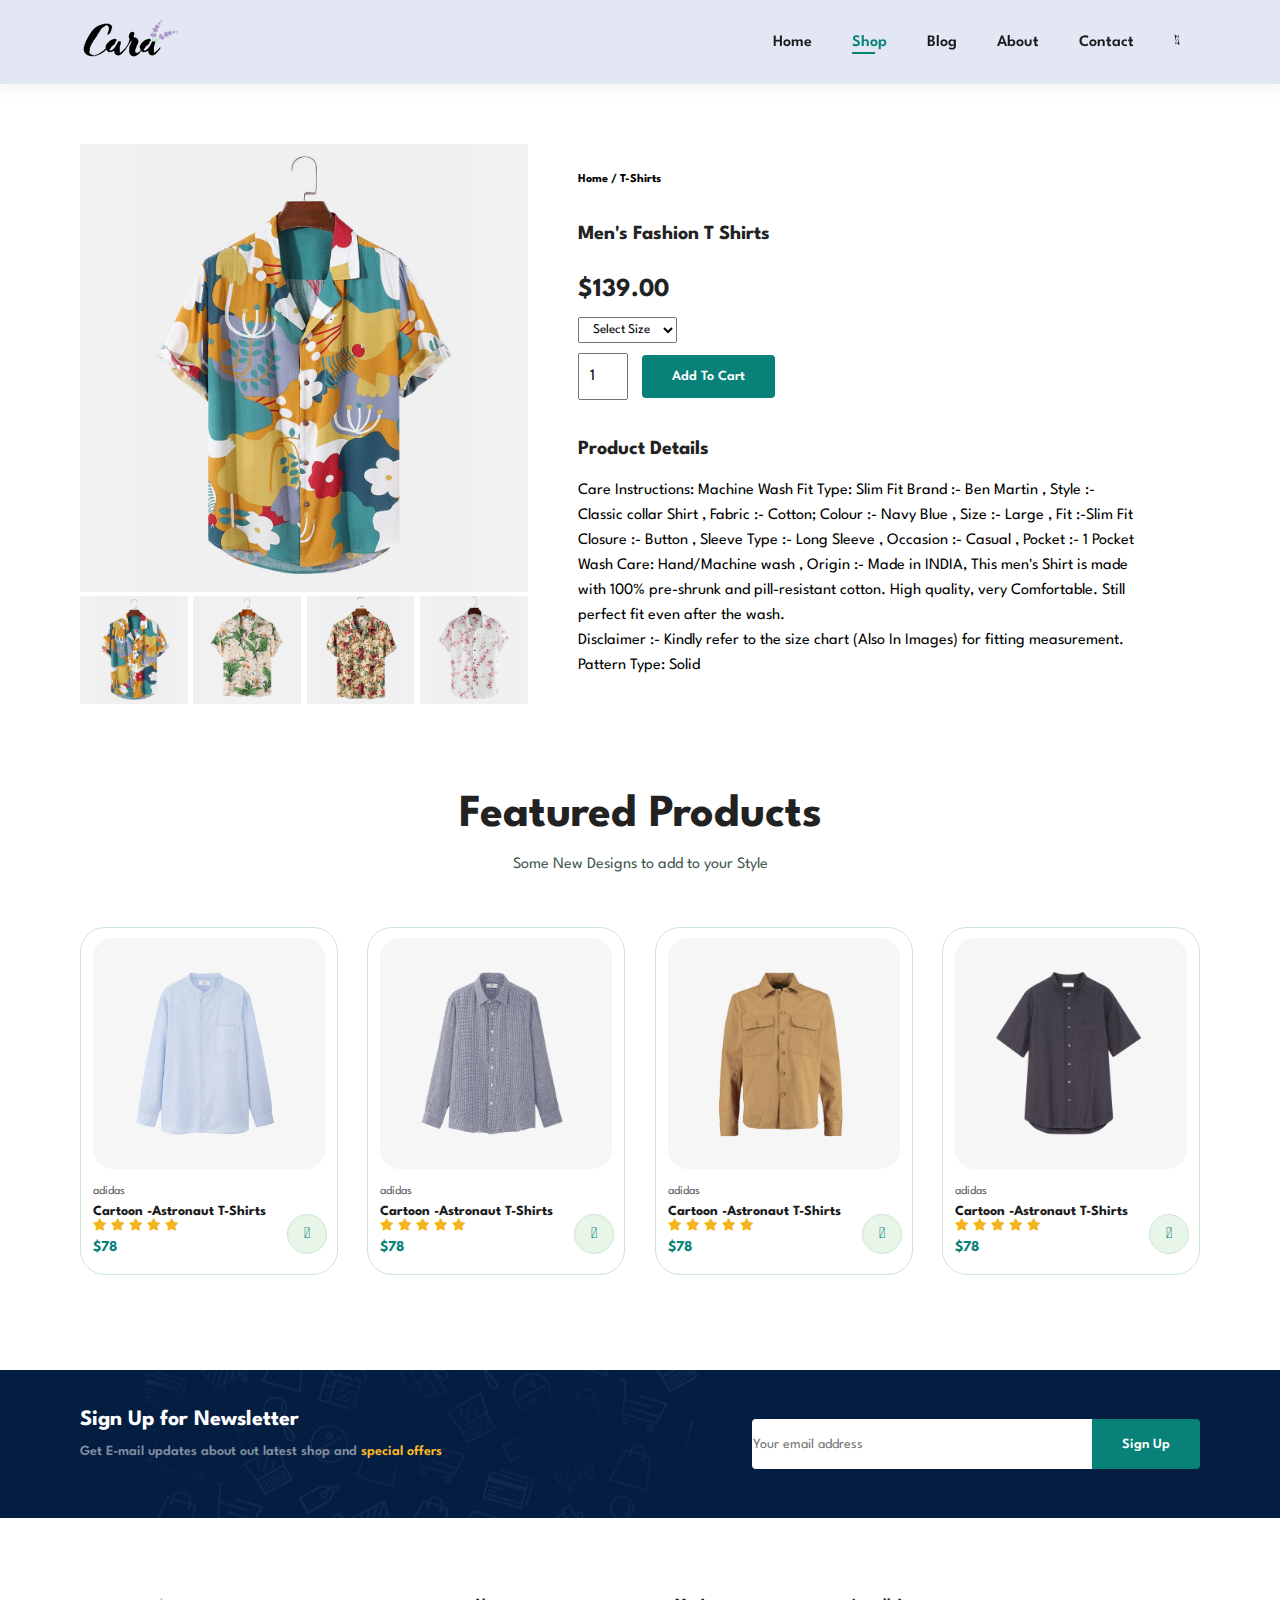
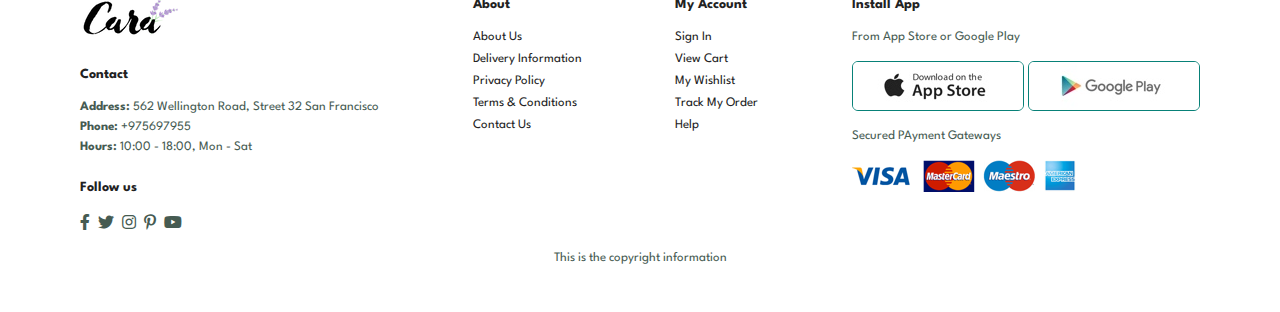
<file: sproduct.html>
<!DOCTYPE html>
<html lang="en">

    <head>
        <meta charset="UTF-8">
        <meta http-equiv="X-UA-Compatible" content="IE=edge">
        <meta name="viewport" content="width=device-width, initial-scale=1.0">
        <title>Cara- the online store</title>
        <link rel="stylesheet" href="https://use.fontawesome.com/releases/v5.15.4/css/all.css" />
        <link rel="stylesheet" href="https://pro.fontawesome.com/releases/v5.10.0/css/all.css" />

        <link rel="stylesheet" href="style.css">
    </head>

    <body>
        <section id="header">
            <a href="#"> <img src="img/logo.png" class="logo" alt=""></a>
            <div>
                <ul id="navbar">
                    <li><a href="index.html">Home</a></li>
                    <li><a class="active" href="shop.html">Shop</a></li>
                    <li><a href="blog.html">Blog</a></li>
                    <li><a href="about.html">About</a></li>
                    <li><a href="contact.html">Contact</a></li>
                    <li id="lg-bag"><a href="cart.html"><i class="fal fa-shopping-bag"></i></a></li>
                    <a href="#" id="close"><i class="far fa-times"></i></a>
                </ul>
            </div>
            <div id="mobile">
                <a href="cart.html"><i class="fal fa-shopping-bag"></i></a>
                <i id="bar" class="fas fa-outdent"></i>
            </div>
        </section>

        <section id="prodetails" class="section-p1">
            <div class="single-pro-image">
                <img src="img/products/f1.jpg" alt="" width="100%" id="MainImg">
                <div class="small-img-group">
                    <div class="small-img-col">
                        <img src="img/products/f1.jpg" alt="" width="100%" class="smallImg">
                    </div>
                    <div class="small-img-col">
                        <img src="img/products/f2.jpg" alt="" width="100%" class="smallImg">
                    </div>
                    <div class="small-img-col">
                        <img src="img/products/f3.jpg" alt="" width="100%" class="smallImg">
                    </div>
                    <div class="small-img-col">
                        <img src="img/products/f4.jpg" alt="" width="100%" class="smallImg">
                    </div>
                </div>
            </div>

            <div class="single-pro-details">
                <h6>Home / T-Shirts</h6>
                <h4>Men's Fashion T Shirts</h4>
                <h2>$139.00</h2>
                <select>
                    <option>Select Size</option>
                    <option>S</option>
                    <option>M</option>
                    <option>L</option>
                    <option>XL</option>
                </select>
                <input type="number" value="1">
                <button class="normal">Add To Cart</button>
                <h4>Product Details</h4>
                <span>Care Instructions: Machine Wash
                    Fit Type: Slim Fit
                    Brand :- Ben Martin , Style :- Classic collar Shirt , Fabric :- Cotton; Colour :- Navy Blue , Size :- Large , Fit :-Slim Fit<br>
                    Closure :- Button , Sleeve Type :- Long Sleeve , Occasion :- Casual , Pocket :- 1 Pocket<br>
                    Wash Care: Hand/Machine wash , Origin :- Made in INDIA, This men's Shirt is made with 100% pre-shrunk and pill-resistant cotton. High quality, very Comfortable. Still perfect fit even after the wash.<br>
                    Disclaimer :- Kindly refer to the size chart (Also In Images) for fitting measurement.<br>
                    Pattern Type: Solid
                    </span>
            </div>
        </section>
        <section id="product1" class="section-p1">
            <h2>Featured Products</h2>
            <p> Some New Designs to add to your Style</p>
            <div class="pro-container">
                <div class="pro">
                    <img src="img/products/n1.jpg" alt="">
                    <div class="des">
                        <span> adidas</span>
                        <h5> Cartoon -Astronaut T-Shirts</h5>
                        <div class=" star">
                            <i class="fas fa-star"></i>
                            <i class="fas fa-star"></i>
                            <i class="fas fa-star"></i>
                            <i class="fas fa-star"></i>
                            <i class="fas fa-star"></i> 
                        </div>
                        <h4>$78</h4>
                    </div>
                    <a href=""><i class="fal fa-shopping-cart cart"></i></a>

                </div>
                <div class="pro">
                    <img src="img/products/n2.jpg" alt="">
                    <div class="des">
                        <span> adidas</span>
                        <h5> Cartoon -Astronaut T-Shirts</h5>
                        <div class=" star">
                            <i class="fas fa-star"></i>
                            <i class="fas fa-star"></i>
                            <i class="fas fa-star"></i>
                            <i class="fas fa-star"></i>
                            <i class="fas fa-star"></i> 
                        </div>
                        <h4>$78</h4>
                    </div>
                    <a href=""><i class="fal fa-shopping-cart cart"></i></a>

               </div>
                <div class="pro">
                    <img src="img/products/n7.jpg" alt="">
                    <div class="des">
                        <span> adidas</span>
                        <h5> Cartoon -Astronaut T-Shirts</h5>
                        <div class=" star">
                            <i class="fas fa-star"></i>
                            <i class="fas fa-star"></i>
                            <i class="fas fa-star"></i>
                            <i class="fas fa-star"></i>
                            <i class="fas fa-star"></i> 
                        </div>
                        <h4>$78</h4>
                    </div>
                    <a href=""><i class="fal fa-shopping-cart cart"></i></a>

                </div>
                <div class="pro">
                    <img src="img/products/n8.jpg" alt="">
                    <div class="des">
                        <span> adidas</span>
                        <h5> Cartoon -Astronaut T-Shirts</h5>
                        <div class=" star">
                            <i class="fas fa-star"></i>
                            <i class="fas fa-star"></i>
                            <i class="fas fa-star"></i>
                            <i class="fas fa-star"></i>
                            <i class="fas fa-star"></i> 
                        </div>
                        <h4>$78</h4>
                    </div>
                    <a href=""><i class="fal fa-shopping-cart cart"></i></a>

                </div>
            </div>
        </section>

        <section id="newsletter" class="section-p1 section-m1">
            <div class="newstext">
                <h4>Sign Up for Newsletter</h4>
                <p>Get E-mail updates about out latest shop and <span>special offers</span></p>
            </div>
            <div class="form">
                <input text="text" placeholder="Your email address">
                <button class="normal">Sign Up</button>
            </div>
        </section>

        <footer class="section-p1">
            <div class="col">
                <img class="logo" src="img/logo.png" alt="">
                <h4>Contact</h4>
                <p><strong>Address: </strong> 562 Wellington Road, Street 32 San Francisco</p>
                <p><strong>Phone: </strong>+975697955</p>
                <p><strong>Hours: </strong>10:00 - 18:00, Mon - Sat</p>
                <div class="follow">
                    <h4>Follow us</h4>
                    <div class="icon">
                        <i class="fab fa-facebook-f"></i>
                        <i class="fab fa-twitter"></i>
                        <i class="fab fa-instagram"></i>
                        <i class="fab fa-pinterest-p"></i>
                        <i class="fab fa-youtube"></i>
                    </div>
                </div>
            </div>

            <div class="col">
                <h4>About</h4>
                <a href="#">About Us</a>
                <a href="#">Delivery Information</a>
                <a href="#">Privacy Policy</a>
                <a href="#">Terms & Conditions</a>
                <a href="#">Contact Us</a>
            </div>

            <div class="col">
                <h4>My Account</h4>
                <a href="#">Sign In</a>
                <a href="#">View Cart</a>
                <a href="#">My Wishlist</a>
                <a href="#">Track My Order</a>
                <a href="#">Help</a>
            </div>

            <div class="col install">
                <h4>Install App</h4>
                <p>From App Store or Google Play</p>
                <div class="row">
                    <img src="img/pay/app.jpg" alt="">
                    <img src="img/pay/play.jpg" alt="">
                </div>
                <p>Secured PAyment Gateways</p>
                <img src="img/pay/pay.png" alt="">
            </div>

            <div class="copyright">
                <p>This is the copyright information</p>
            </div>
        </footer>

        <script>
            var MainImg=document.getElementById('MainImg');
            var SmallImg=document.getElementsByClassName('smallImg');

            SmallImg[0].onclick = function(){
                MainImg.src=SmallImg[0].src;
            }
            SmallImg[1].onclick = function(){
                MainImg.src=SmallImg[1].src;
            }
            SmallImg[2].onclick = function(){
                MainImg.src=SmallImg[2].src;
            }
            SmallImg[3].onclick = function(){
                MainImg.src=SmallImg[3].src;
            }
        </script>
        <script src="script.js"></script>
    </body>

</html>
</file>
<file: style.css>
@import url("https://fonts.googleapis.com/css2?family=Spartan:wght@100;200;300;400;500;600;700;800;900&display=swap");
* {
  margin: 0;
  padding: 0;
  box-sizing: border-box;
  font-family: "Spartan", sans-serif;
}

html {
  scroll-behavior: smooth;
}

/* Global Styles */

h1 {
  font-size: 50px;
  line-height: 64px;
  color: #222;
}

h2 {
  font-size: 46px;
  line-height: 54px;
  color: #222;
}

h4 {
  font-size: 20px;
  color: #222;
}

h6 {
  font-weight: 700;
  font-size: 12px;
}

p {
  font-size: 16px;
  color: #465b52;
  margin: 15px 0 20px 0;
}

.section-p1 {
  padding: 40px 80px;
}

.section-m1 {
  margin: 40px 0;
}

button.normal{
  font-size: 14px;
  font-weight:600;
  padding:15px 30px;
  color:#000;
  background-color: #fff;
  border-radius:4px;
  cursor:pointer;
  border: none;
  outline:none;
  transition: 0.2s;
}

button.white{
  font-size: 13px;
  font-weight:600;
  padding:11px 18px;
  color:#fff;
  background-color:transparent;
  cursor:pointer;
  border: 1px solid #fff;
  outline: none;
  transition: 0.2s;
}

body {
  width: 100%;
}

/* header */

#header{
  display: flex;
  align-items: center;
  justify-content: space-between;
  padding: 20px 80px;
  background: #E3E6F3;
  box-shadow: 0 5px 15px rgba(0,0,0,0.06);
  z-index: 999;
  position: sticky;
  top: 0;
  left: 0;
}

#navbar{
  display: flex;
  align-items: center;
  justify-self: center;
}

#navbar li{
  list-style: none;
  padding: 0 20px;
  position: relative;
}

#navbar li a{
  text-decoration: none;
  font-size: 16px;
  font-weight: 600;
  color: #1a1a1a;
  transition: 0.3s ease;
}

#navbar li a:hover,
#navbar li a.active{
  color: #088178;
}

#navbar li a.active::after,
#navbar li a:hover::after{
  content: "";
  width: 30%;
  height: 2px;
  background:#088178;
  position: absolute;
  bottom: -4px;
  left: 20px;
}

#mobile{
  display: none;
  align-items: center;
}
#close{
  display: none;
}
/* home page */
#hero{
  background-image: url("img/hero4.png");
  height:90vh;
  width:100%;
  background-size: cover;
  background-position: top 25% right 0;
  padding:0 80px;
  display: flex;
  flex-direction: column;
  align-items:flex-start;
  justify-content: center;
}

#hero h4{
  padding-bottom: 15px;
}
#hero h1{
  color:#088178;
}
#hero button{
  background-image: url("img/button.png");
  background-color: transparent;
  color: #088178;
  border: 0;
  padding: 14px 80px 140px 65px;
  background-repeat: no-repeat;
  cursor: pointer;
  font-weight: 700;
  font-size: 15px;
}

/* features */
#feature{
  display: flex;
  align-items: center;
  justify-content: space-between;
  flex-wrap: wrap;
}
#feature .fe-box{
  width:180px;
  text-align:center;
  padding:25px 15px;
  box-shadow: 20px 20px 34px rgba(0,0,0,0.03);
  border: 1px solid #cce7de;
  border-radius: 4px;
  margin: 15px 0;
}

#feature .fe-box:hover{
  box-shadow: 10px 10px 54px rgba(70,62,221,0.1);
}

#feature .fe-box img{
  width:100%;
  margin-bottom: 10px ;
}

#feature .fe-box h6{
   display: inline-block;
   padding:9px 8px 6px 8px;
   line-height: 1;
   border-radius: 4px;
   color: #088178;
   background-color: #fddde4;
}

#feature .fe-box:nth-child(2) h6{
  background-color: #cdebbc ;
}
#feature .fe-box:nth-child(3) h6{
  background-color: #d1e8f2;
}
#feature .fe-box:nth-child(4) h6{
  background-color: #cdd4f8;
}
#feature .fe-box:nth-child(5) h6{
  background-color: #f6dbf6;
}
#feature .fe-box:nth-child(6) h6{
  background-color: #fff2e5;
}



/* Products */

#product1{
  text-align: center;
  
}

#product1 .pro-container{
  display: flex;
  justify-content: space-between;
  padding-top: 20px;
  flex-wrap: wrap;
}

#product1 .pro{
  width: 23%;
  min-width: 250px;
  padding: 10px 12px;
  border: 1px solid #cce7d0;
  border-radius: 25px;
  cursor:pointer;
  box-shadow: 20px 20px 30px rgba(0,0,0,0,02);
  margin: 15px 0;
  transition: 0.2s ease;
  position: relative;
}

#product1 .pro :hover{
  box-shadow: 20px 20px 30px rgba(0,0,0,0.06);  
}

#product1 .pro img{
  width: 100%;
  border-radius: 20px;;
}

#product1 .pro .des{
  text-align: start;
  padding: 10px 0;
}

#product1 .pro .des span{
  color: #606063;
  font-size: 12px;
}

#product1 .pro .des h5{
  padding-top: 7px;
  color: #1a1a1a;
  font-size: 14px;
}

#product1 .pro .des i{
  font-size: 12px;
  color: rgb(243,181,25);
}

#product1 .pro .des h4{
  padding-top: 7px;
  font-size: 15px;
  font-weight: 700;
  color: #088178;
}

#product1 .pro .cart{
  width: 40px;
  height: 40px;
  line-height: 40px;
  border-radius: 50px;
  background-color: #e8f6ea;
  font-weight:500;
  color: #088178;
  border: 1px solid #cce7d0;
  position: absolute;
  bottom: 20px;
  right: 10px;
}


/* Banner */
#banner{
  display: flex;
  flex-direction: column;
  justify-content: center;
  align-items: center;
  text-align: center;
  background-image: url(img/banner/b2.jpg);
  width: 100%;
  height: 40vh;
  background-size: cover;
  background-color: center;
}

#banner h4{
  color: #fff;
  font-size: 16px;
}

#banner h2{
  color: #fff;
  font-size: 30px;
  padding: 16px 0;
}

#banner h2 span{
  color: #ef3636;
}

#banner button:hover{
  background: #088178;
  color: #fff;
}
 
/* Small Banners */
#sm-banner{
  display: flex;
  justify-content: space-between;
  align-items: center;
  flex-wrap: wrap;
}

#sm-banner .banner-box{
  display: flex;
  flex-direction: column;
  justify-content: center;
  align-items:flex-start;
  background-image: url(img/banner/b17.jpg);
  min-width: 50%;
  height: 50vh;
  background-size: cover;
  background-color: center;
  padding:30px
}
#sm-banner .banner-box2{
  background-image: url(img/banner/b10.jpg);
}

#sm-banner h4{
  color: #fff;
  font-size:20px;
  font-weight: 300;
}

#sm-banner h2{
  color: #fff;
  font-size:28px;
  font-weight: 800;
}

#sm-banner span{
  color: #fff;
  font-size:14px;
  font-weight: 500;
  padding-bottom: 15px;
}

#sm-banner .banner-box:hover button{
  background:#088178;
  border: 1px solid #088178;
}

/* Banner 3 */
#banner3{
  display: flex;
  justify-content: space-between;
  flex-wrap: wrap;
  padding: 0 80px;
}
#banner3 .banner-box{
  display: flex;
  flex-direction: column;
  justify-content: center;
  align-items:flex-start;
  background-image: url(img/banner/b7.jpg);
  min-width: 30%;
  height: 30vh;
  background-size: cover;
  background-color: center;
  padding:20px;
  margin-bottom: 20px;
}
#banner3 .banner-box2{
  background-image: url(img/banner/b4.jpg);
}
#banner3 .banner-box3{
  background-image: url(img/banner/b18.jpg);
}
#banner3 h2{
  color: #fff;
  font-weight: 900;
  font-size: 22px;
}
#banner3 h3{
  color: #ef3636;
  font-weight: 600;
  font-size: 15px;
}

/* NewsLetter  */
#newsletter{
  display: flex;
  justify-content: space-between;
  flex-wrap: wrap;
  align-items: center;
  background-image:url("img/banner/b14.png");
  background-repeat: no-repeat;
  background-position: 20% 30%;
  background-color: #041e42;
}

#newsletter h4{
  font-size: 22px;
  font-weight: 700;
  color: #fff;
}
#newsletter p{
  font-size: 14px;
  font-weight: 600;
  color: #818ea0;
}
#newsletter p span{
  color: #ffbd27;
}
#newsletter .form{
  display: flex;
  justify-content: space-between;
  width: 40%;
}
#newsletter input{
  height: 3.125rem;
  padding:0 1.25 rem;
  font-size: 14px;
  width: 100%;
  border: 1px solid transparent;
  border-radius: 4px;
  outline: none;
  border-top-right-radius: 0;
  border-bottom-right-radius: 0;
}

#newsletter button{
  background-color: #088178;
  color:#fff;
  white-space: nowrap;
  border-top-left-radius: 0;
  border-bottom-left-radius: 0;
}

/* footer */
footer{
  display: flex;
  flex-wrap: wrap;
  justify-content: space-between;
}

footer .col{
  display: flex;
  flex-direction: column;
  align-items: flex-start;
  margin-bottom: 20px;
}

footer .logo{
  margin-bottom: 30px;
}

footer h4{
  font-size: 14px;
  padding-bottom: 20px;
}
footer p{
  font-size: 13px;
  margin:0 0 8px 0;
} 
footer a{
  font-size: 13px;
  text-decoration: none;
  color: #222;
  margin-bottom: 10px;
}

footer .follow{
  margin-top: 20px;;
}
footer .follow i{
  color: #465b52;
  padding-right: 4px;
  cursor: pointer;
}
footer .install .row img{
   border: 1px solid #088178;
   border-radius: 6px;
}

footer .install img{
  margin: 10px 0 15px 0;
}

footer .follow i:hover,
footer a:hover{
  color: #088178;
}

footer .copyright{
  width: 100%;
  text-align: center;
}


/* Shop Page */
/* Header */

#page-header{
  background-image: url('img/banner/b1.jpg');
  width: 100%;
  height: 40vh;
  background-size: cover;
  display: flex;
  justify-content: center;
  text-align: center;
  flex-direction: column;
  padding: 14px;
}
#page-header h2,
#page-header p{
  color: #fff;
}

#pagination{
  text-align: center;
}
#pagination a{
  text-decoration: none;
  background-color: #088178;
  padding: 15px 20px;
  border-radius: 4px;
  color: #fff;
  font-weight: 600;
}

/* Single Product Detail Page */
#prodetails{
  display: flex;
  margin-top: 20px;
}

#prodetails .single-pro-image{
  width: 40%;
  margin-right: 50px;
}

.small-img-group{
  display: flex;
  justify-content: space-between;
}

.small-img-col{
  flex-basis: 24%;
  cursor: pointer;
}

#prodetails .single-pro-details{
  width: 50%;
  padding-top: 30px;
}

#prodetails .single-pro-details h4{
  padding: 40px 0 20px 0;
}
#prodetails .single-pro-details h2{
  font-size: 26px;
}

#prodetails .single-pro-details select{
  display: block;
  padding: 5px 10px;
  margin-bottom:10px;
}
#prodetails .single-pro-details input{
  width: 50px;
  height: 47px;
  padding-left: 10px;
  font-size: 16px;
  margin-right: 10px;
}
#prodetails .single-pro-details input:focus{
  outline: none;
}

#prodetails .single-pro-details button{
  color: #fff;
  background:#088178;
}

#prodetails .single-pro-details span{
  line-height: 25px;
}


/* Blog Page */
#blog{
  padding: 150px 150px 0 150px;
}
#page-header.blog-header {
  background-image: url("img/banner/b19.jpg");
}

#blog .blog-box{
  display: flex;
  align-items: center;
  width: 100%;
  position: relative;
  padding-bottom: 90px;
}

#blog .blog-img{
  width: 50%;
  margin-right: 40px;
}
#blog .blog-img img{
  width :100%;
  height: 300px;
  object-fit: cover;
  
}
#blog .blog-details{
  width: 50%;
}
#blog .blog-details a{
  text-decoration: none;
  font-size:11px;
  color: #000;
  font-weight: 700;
  position: relative;
  transition:0.2s;
}
#blog .blog-details a::after{
  content: "";
  width: 50px;
  height: 1px;
  background-color: #000;
  position:absolute;
  top: 4px;
  right: -60px;
}

#blog .blog-details a:hover{
  color: #088178;
}
#blog .blog-details a:hover::after{
  color: #088178;
}

#blog .blog-box h1{
  position: absolute;
  top: -40px;
  left: 0;
  font-size: 70px;
  font-weight: 700;
  color: #c9cbce;
  z-index: -9;

}


/* About Us */
#page-header.about-header{
  background-image: url('img/about/banner.png');
}
#about-head{
  display: flex;
  align-items: center;

}

#about-head div{
  padding-left: 40px;

}

#about-head img{
  width:50%;
  height: auto;
}

#about-app{
  text-align: center;
}
#about-app .video{
  width: 70%;
  height: 100%;
  margin: 30px auto 0 auto;
}
#about-app .video video{
  width: 100%;
  height: 100%;
  border-radius: 30px;
}


/* Start Media Query */
@media (max-width:799px) {
  .section-p1{
    padding: 40px 40px;
  }
  #navbar {
    display: flex;
    flex-direction: column;
    align-items: flex-start;
    justify-self: flex-start;
    position: fixed;
    top:0;
    right:-300px;
    height: 100vh;
    width: 300px;
    background-color: #E3E6F3;
    box-shadow: 0 40px 60px rgba(0,0,0,0.1);
    padding: 80px 0 0 10px;
    transition: 0.3s;
}
#navbar.active{
  right: 0px;
}
  #navbar li{
    margin-bottom: 25px;
  }
  #mobile{
    display: flex;
    align-items: center;
  }
  #mobile i{
    color: #1a1a1a;
    font-size: 24px;
    padding-left: 20px ;
  }
  #close{
    display: initial;
    position: absolute;
    top:30px;
    left: 30px;
    color: #222;
    font-size: 24px;;

  }
  #lg-bag{
    display: none;
  }


  #hero {
    height: 70vh;
    background-position: top 30% right 30%;
    padding: 0 80px;
}
#feature {
  justify-content: center;
}
#feature .fe-box {
  margin: 15px 15px;
}
#product1 .pro-container {
  justify-content: center;
}
#product1 .pro {
  margin: 15px ;
  
}
#banner {
  
  height: 20vh;
 
}
#sm-banner .banner-box {
  min-width: 100%;
  height: 30vh;
}
#banner3 {
  padding: 0 40px;
}
#banner3 .banner-box {
  width:28%
}
#newsletter .form{
  width: 70%;
}
}

@media (max-width:499px){
  .section-p1{
    padding:20px;
  }
  #header {
   
    padding: 10px 30px;
  }
  h1{
    font-size: 36px;
  }
  h2{
    font-size: 22px;
  }
  #hero {
    background-position:60%;
    padding: 0 20px;
}  
#hero h1{
  font-size: 32px;
}
#hero h2{
  font-size: 28px;
} 
#feature {
  justify-content: space-between;
}
#feature .fe-box {
  width: 155px;
  margin: 0 0 15px 0;
}
#product1 .pro {
  width: 100%;
}
#banner {
  height: 40vh;
}
#sm-banner .banner-box {

  height: 40vh;
}
#sm-banner .banner-box2 {
margin-top: 20px;
}

#banner3 {
  padding: 0 20px;
}
#banner3 .banner-box {
  width: 100%;
}
#newsletter{
  padding:40px 20px;
}
#newsletter .form{
  width: 100%;
}
footer .copyright{
  text-align: start;
}

/* Single Product */
#prodetails {
  display: flex;
  flex-direction: column;
}
#prodetails .single-pro-image {
  width: 100%;
  margin-right: 0px;
}
#prodetails .single-pro-details {
  width: 100%;

}

/* Blog Page */
#blog {
  padding: 100px 20px 0 20px;
}
#blog .blog-box {
  display: flex;
  flex-direction: column;
  align-items: flex-start;
  
}
#blog .blog-img {
  width: 100%;
  margin-right: 0px;
  margin-bottom: 30px;
}
#blog .blog-details {
  width: 100%;
}

/* About Us Page */
#about-head {
  flex-direction: column;
}
#about-head img {
  width: 100%;
  margin-bottom: 20px;
}
#about-head div {
  padding:0;
}
#about-app .video {
  width: 100%;
  
}
}
</file>
